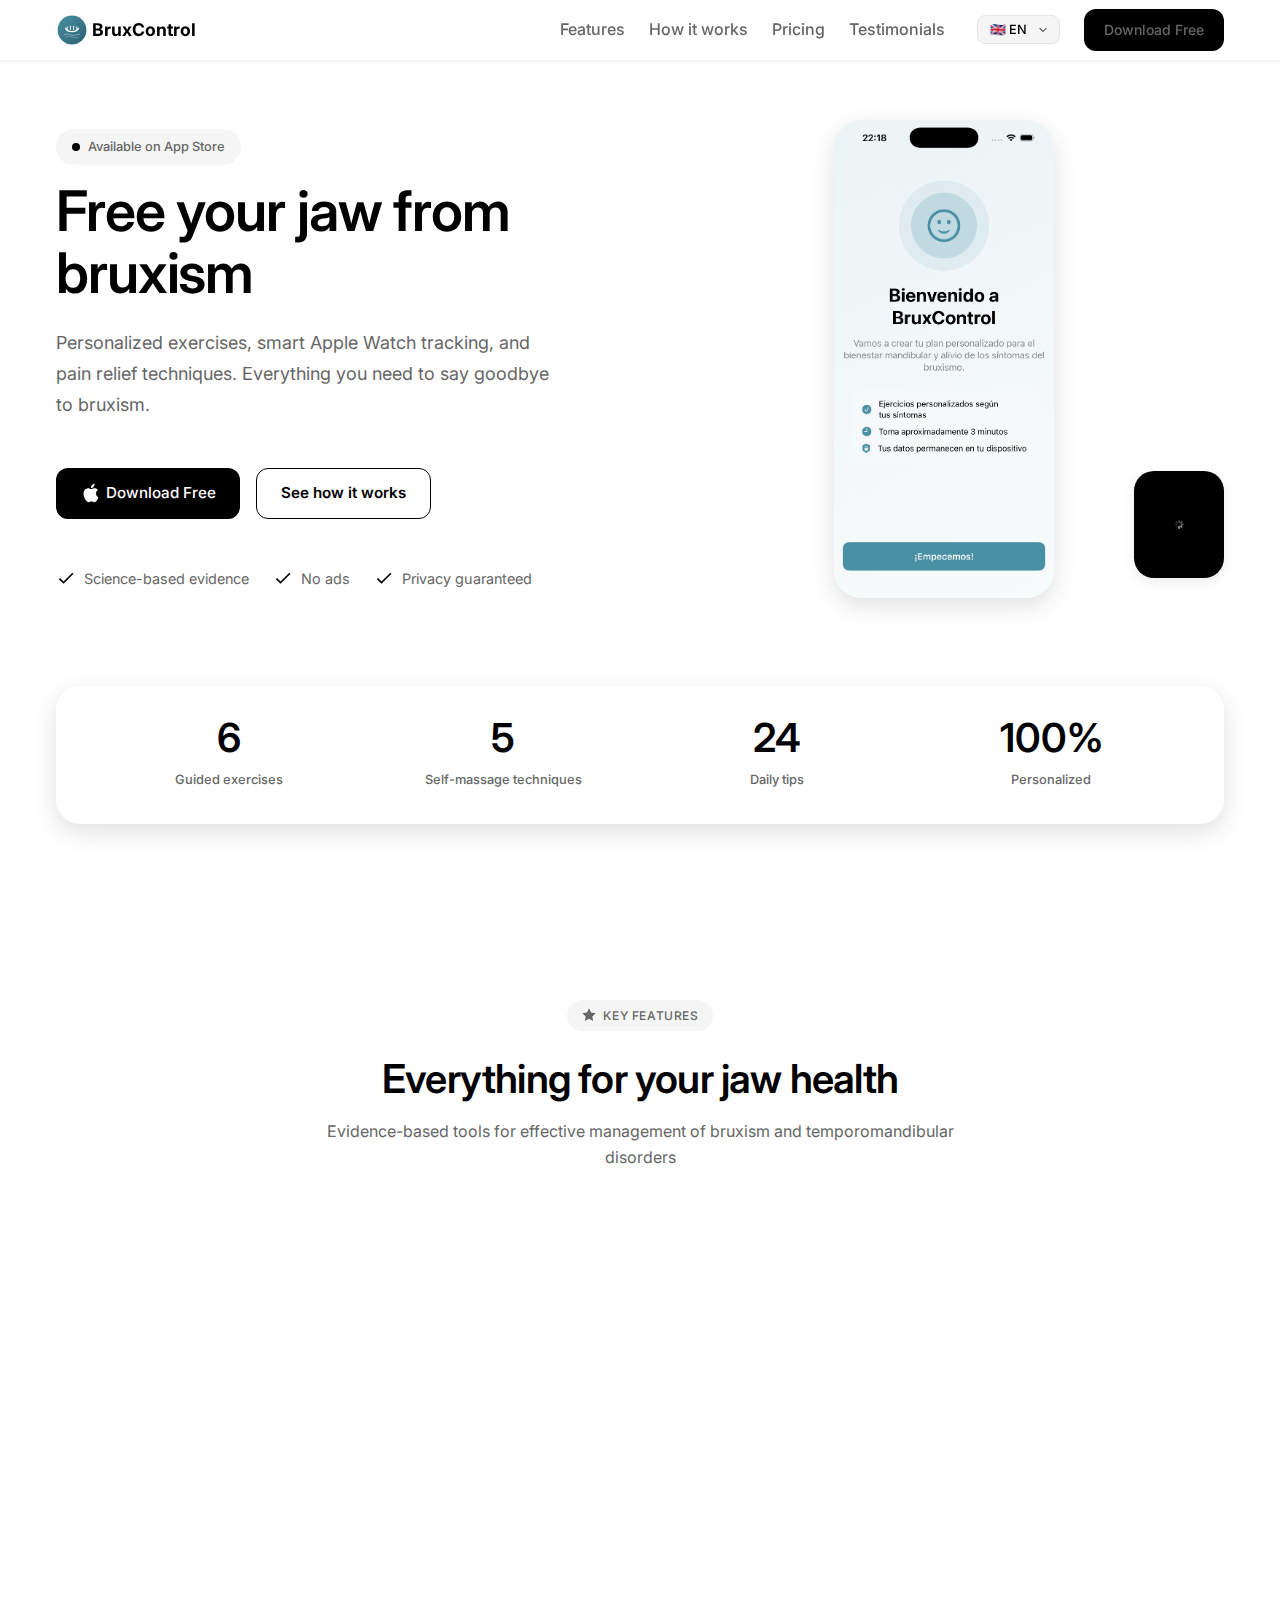
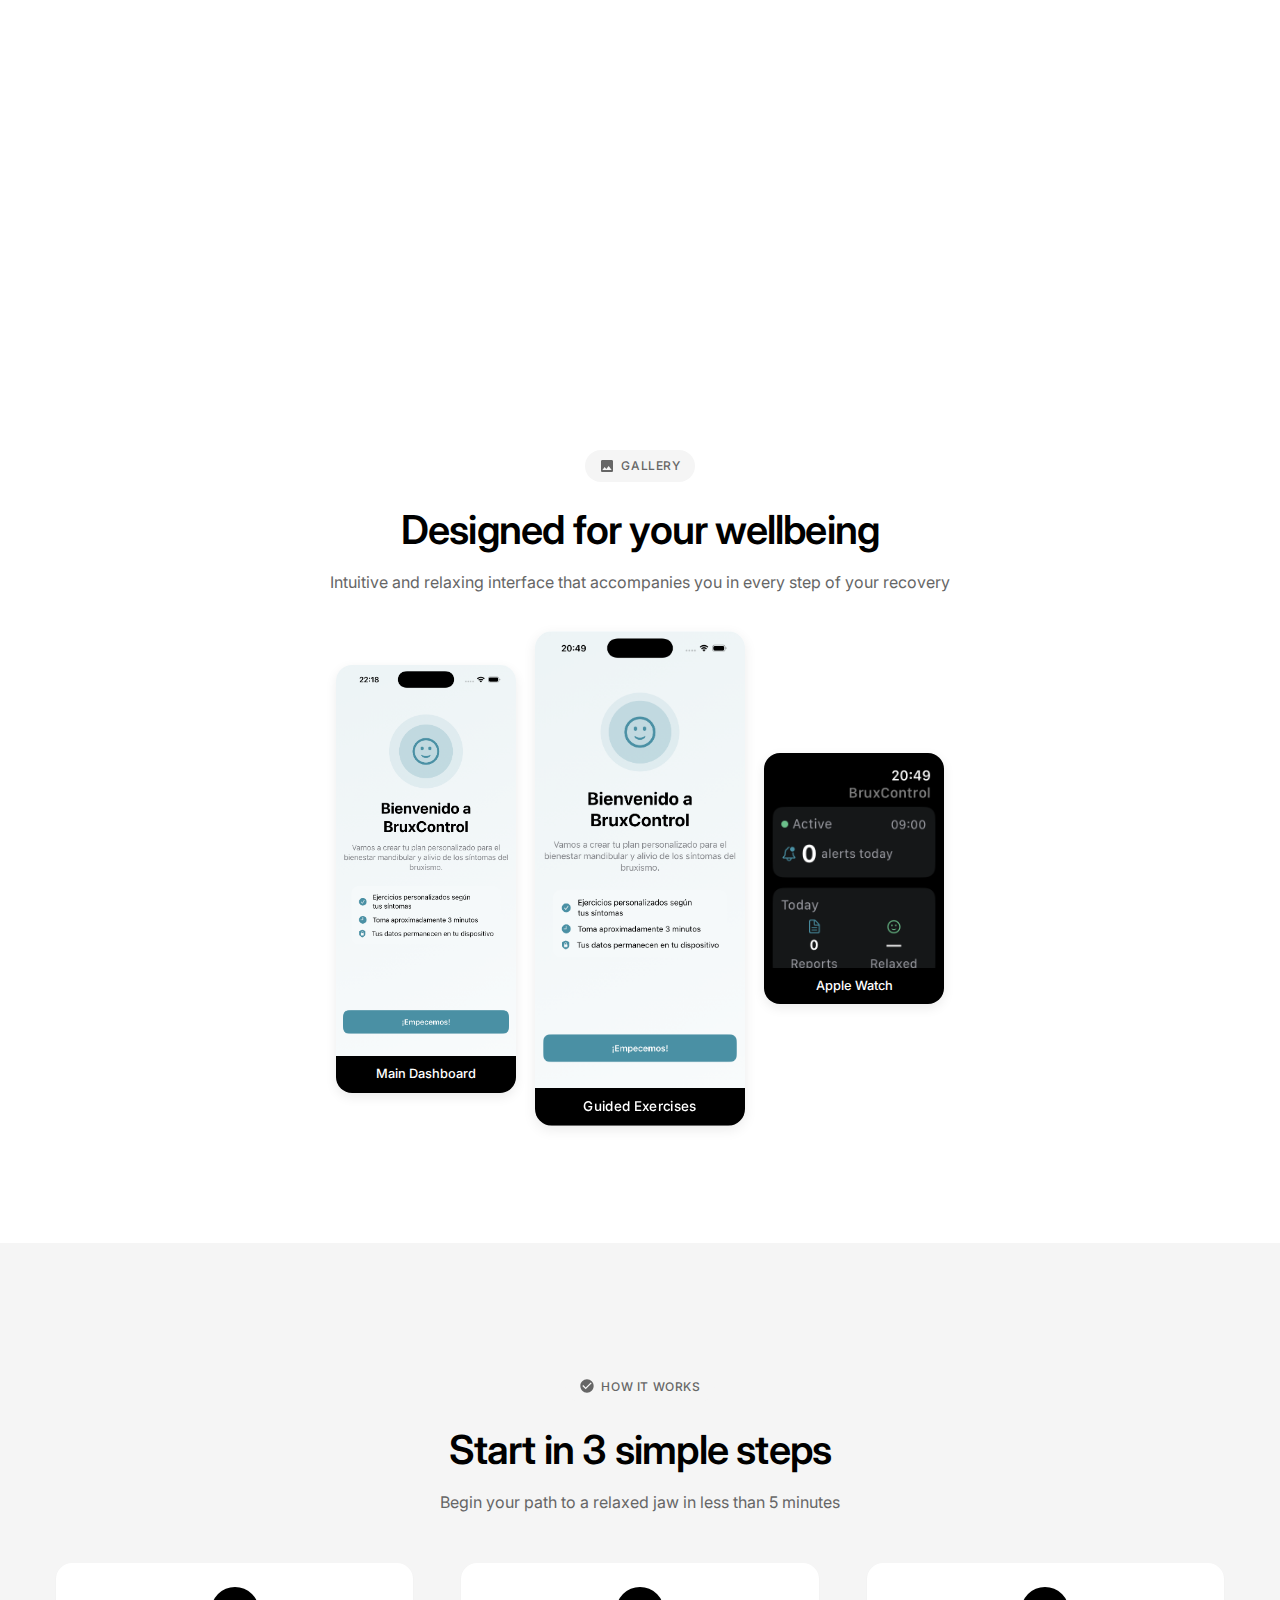
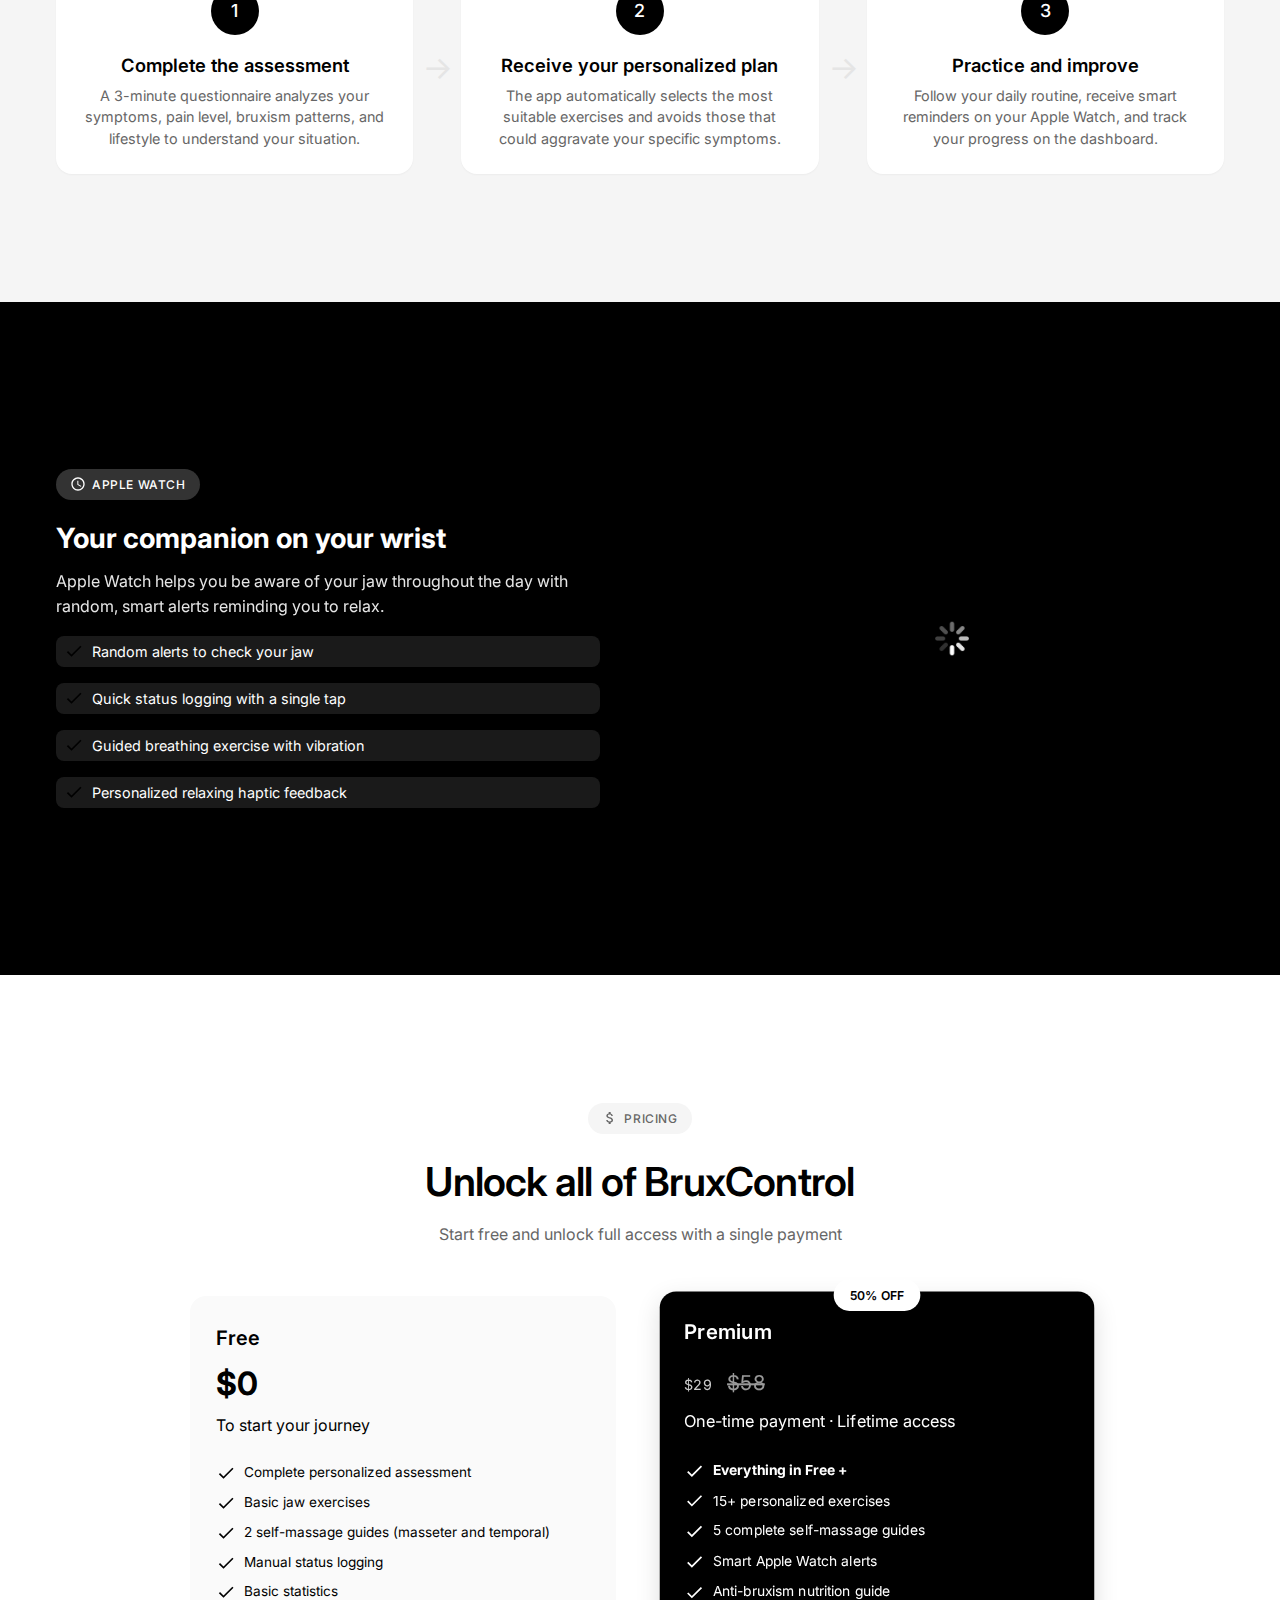
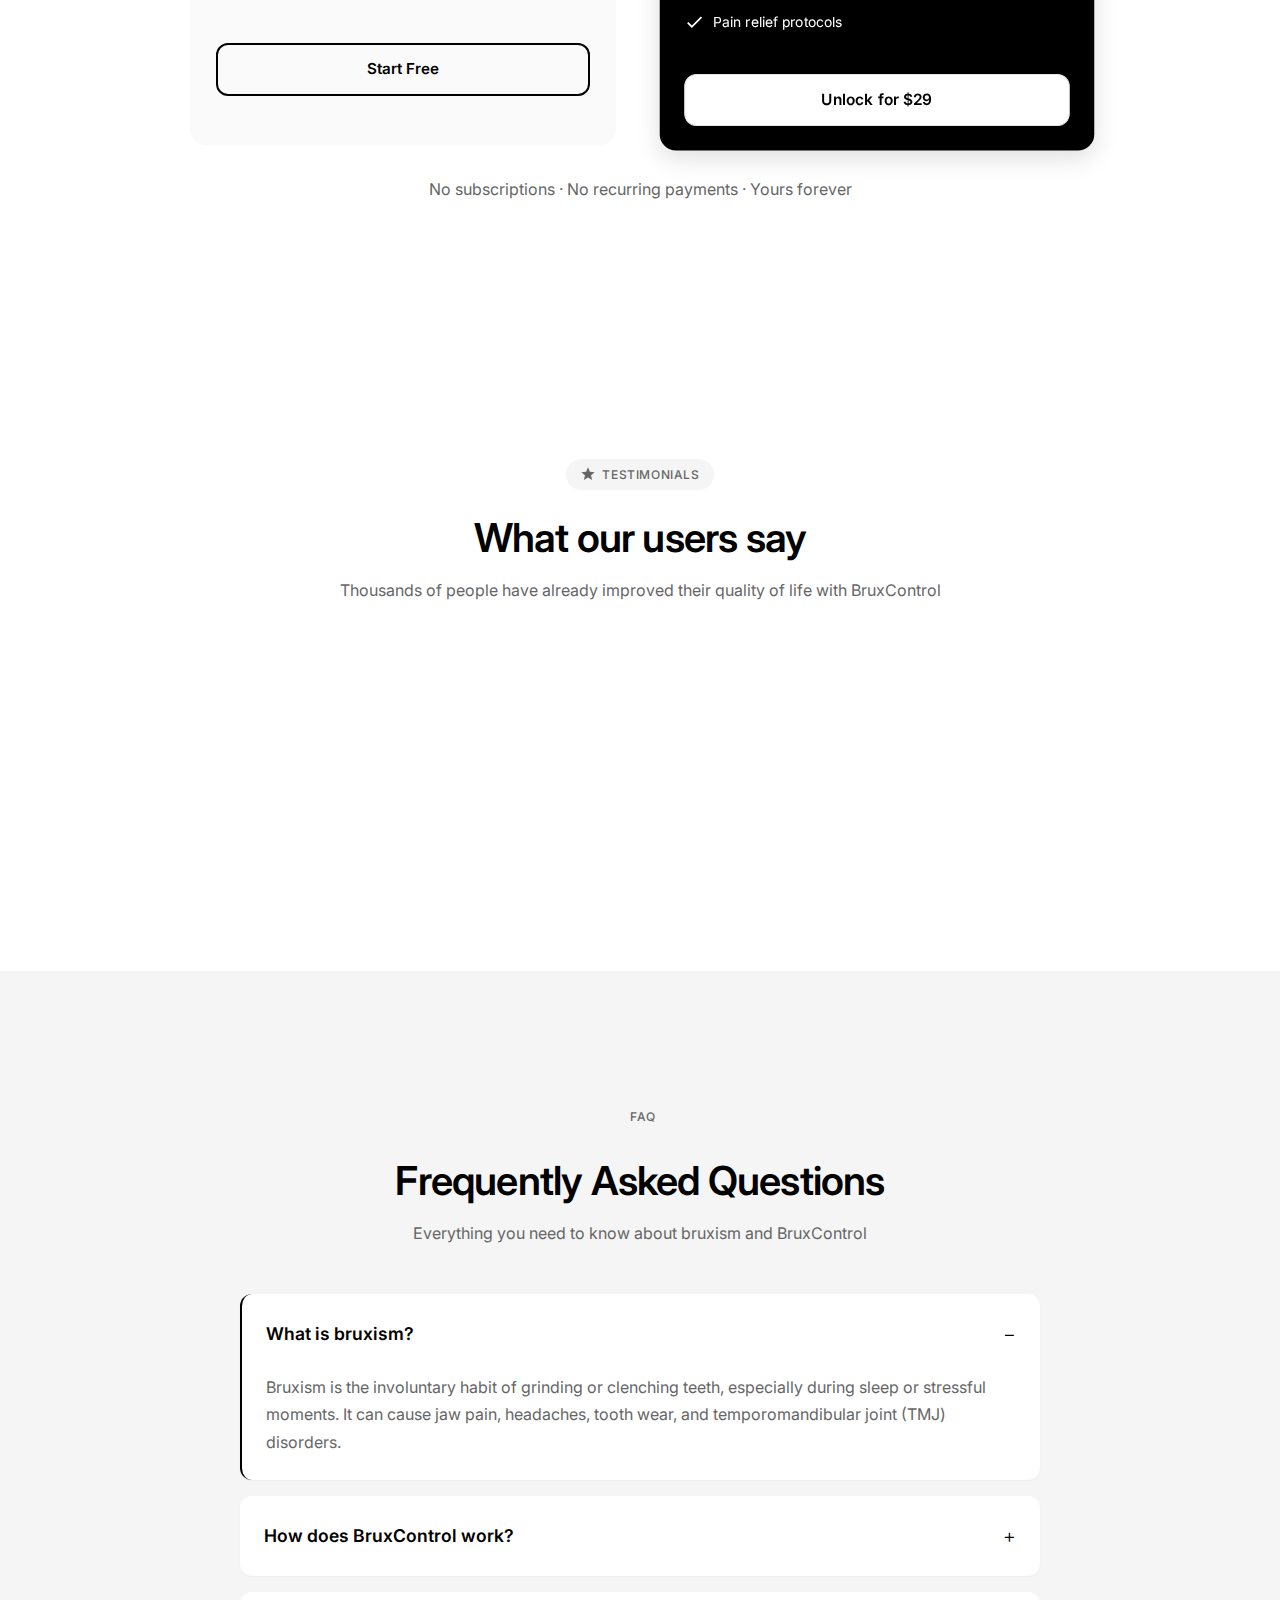
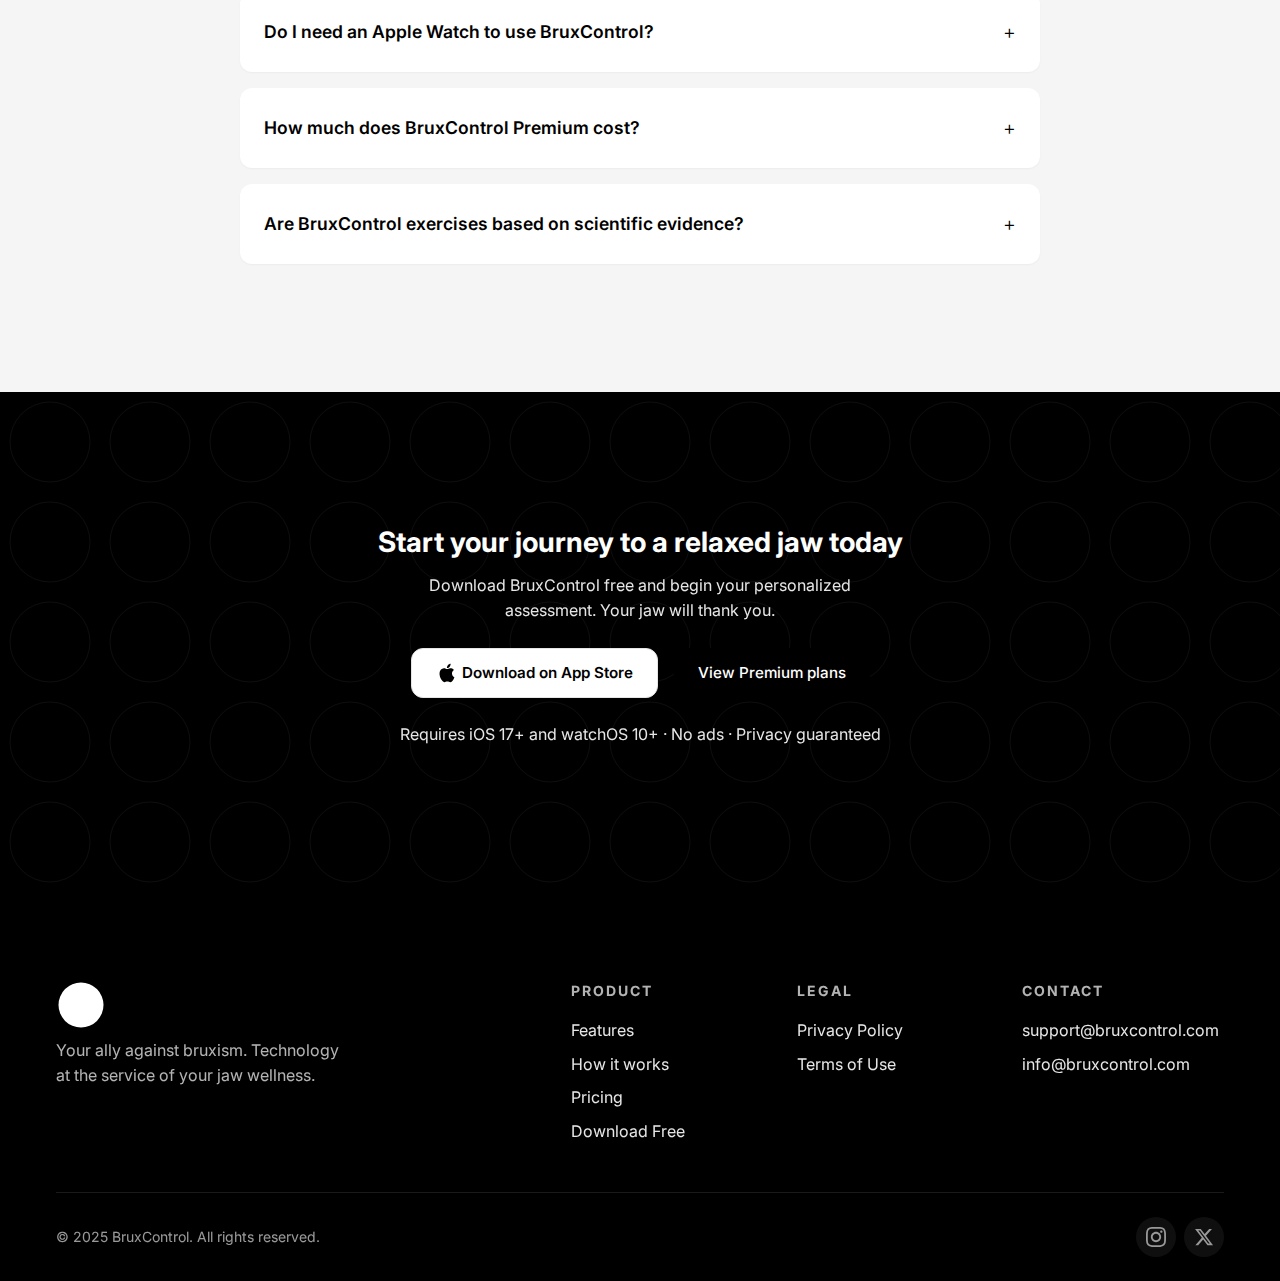
<file: index.html>
<!DOCTYPE html>
<html lang="es">
<head>
    <meta charset="UTF-8">
    <meta name="viewport" content="width=device-width, initial-scale=1.0">
    <meta name="description" content="BruxControl - Tu aliado contra el bruxismo. Ejercicios personalizados, seguimiento inteligente con Apple Watch y técnicas de alivio del dolor.">
    <meta name="keywords" content="bruxismo, ATM, TMJ, mandíbula, ejercicios, Apple Watch, iOS, salud dental">
    <meta name="author" content="BruxControl">

    <!-- Open Graph -->
    <meta property="og:title" content="BruxControl - Controla tu bruxismo de forma natural">
    <meta property="og:description" content="Ejercicios personalizados, seguimiento con Apple Watch y técnicas de alivio. Tu mandíbula te lo agradecerá.">
    <meta property="og:image" content="images/og-image.png">
    <meta property="og:url" content="https://bruxcontrol.com">
    <meta property="og:type" content="website">

    <!-- Twitter Card -->
    <meta name="twitter:card" content="summary_large_image">
    <meta name="twitter:title" content="BruxControl - Controla tu bruxismo">
    <meta name="twitter:description" content="Ejercicios personalizados y seguimiento inteligente con Apple Watch">
    <meta name="twitter:image" content="https://bruxcontrol.com/images/og-image.png">

    <!-- Additional Meta -->
    <meta property="og:site_name" content="BruxControl">
    <meta property="og:locale" content="en_US">
    <meta property="og:locale:alternate" content="es_ES">
    <meta property="og:locale:alternate" content="fr_FR">
    <meta property="og:locale:alternate" content="de_DE">
    <meta property="og:locale:alternate" content="it_IT">
    <meta property="og:locale:alternate" content="pt_BR">
    <meta property="og:locale:alternate" content="ja_JP">
    <meta name="robots" content="index, follow, max-image-preview:large, max-snippet:-1, max-video-preview:-1">

    <!-- Canonical & Hreflang -->
    <link rel="canonical" href="https://bruxcontrol.com/">
    <link rel="alternate" hreflang="x-default" href="https://bruxcontrol.com/">
    <link rel="alternate" hreflang="es" href="https://bruxcontrol.com/?lang=es">
    <link rel="alternate" hreflang="en" href="https://bruxcontrol.com/?lang=en">
    <link rel="alternate" hreflang="fr" href="https://bruxcontrol.com/?lang=fr">
    <link rel="alternate" hreflang="de" href="https://bruxcontrol.com/?lang=de">
    <link rel="alternate" hreflang="it" href="https://bruxcontrol.com/?lang=it">
    <link rel="alternate" hreflang="pt" href="https://bruxcontrol.com/?lang=pt">
    <link rel="alternate" hreflang="ja" href="https://bruxcontrol.com/?lang=ja">

    <title>BruxControl - Controla tu bruxismo de forma natural</title>

    <!-- Preload Critical Resources -->
    <link rel="preload" href="css/styles.css?v=20260131-minimal" as="style">
    <link rel="preload" href="images/app-screenshot.png" as="image">
    <link rel="preload" href="images/logo.svg" as="image">

    <link rel="stylesheet" href="css/styles.css?v=20260131-minimal">
    <link rel="icon" type="image/png" href="images/favicon.png">

    <!-- Google Fonts - Optimized Loading -->
    <link rel="preconnect" href="https://fonts.googleapis.com">
    <link rel="preconnect" href="https://fonts.gstatic.com" crossorigin>
    <link rel="preload" href="https://fonts.googleapis.com/css2?family=Inter:wght@400;500;600;700;800&display=swap" as="style" onload="this.onload=null;this.rel='stylesheet'">
    <noscript><link rel="stylesheet" href="https://fonts.googleapis.com/css2?family=Inter:wght@400;500;600;700;800&display=swap"></noscript>

    <!-- Schema.org Structured Data -->
    <script type="application/ld+json">
    {
      "@context": "https://schema.org",
      "@graph": [
        {
          "@type": "WebSite",
          "@id": "https://bruxcontrol.com/#website",
          "url": "https://bruxcontrol.com",
          "name": "BruxControl",
          "description": "iOS and watchOS app for bruxism management with personalized exercises, Apple Watch tracking, and pain relief techniques",
          "inLanguage": ["en", "es", "fr", "de", "it", "pt", "ja"],
          "publisher": {"@id": "https://bruxcontrol.com/#organization"}
        },
        {
          "@type": "Organization",
          "@id": "https://bruxcontrol.com/#organization",
          "name": "BruxControl",
          "url": "https://bruxcontrol.com",
          "logo": {
            "@type": "ImageObject",
            "url": "https://bruxcontrol.com/images/logo.svg"
          },
          "email": "support@bruxcontrol.com"
        },
        {
          "@type": "SoftwareApplication",
          "@id": "https://bruxcontrol.com/#app",
          "name": "BruxControl",
          "description": "iOS and watchOS app for bruxism and TMJ/TMD management with personalized jaw exercises, self-massage guides, Apple Watch integration, and pain relief protocols",
          "applicationCategory": "HealthApplication",
          "operatingSystem": "iOS 17+, watchOS 10+",
          "offers": [
            {
              "@type": "Offer",
              "price": "0",
              "priceCurrency": "EUR",
              "name": "Free",
              "description": "Personalized assessment, basic exercises, 2 self-massage guides"
            },
            {
              "@type": "Offer",
              "price": "29.99",
              "priceCurrency": "EUR",
              "name": "Premium",
              "description": "Lifetime access: 6 exercises, 5 massage guides, Apple Watch alerts, nutrition guide"
            }
          ],
          "featureList": [
            "Personalized bruxism assessment",
            "6 guided jaw exercises",
            "Apple Watch integration with smart alerts",
            "5 self-massage techniques",
            "Anti-bruxism nutrition guide",
            "Pain relief protocols",
            "4-7-8 guided breathing",
            "Progress tracking dashboard"
          ]
        },
        {
          "@type": "FAQPage",
          "@id": "https://bruxcontrol.com/#faq",
          "mainEntity": [
            {
              "@type": "Question",
              "name": "What is bruxism?",
              "acceptedAnswer": {
                "@type": "Answer",
                "text": "Bruxism is the involuntary habit of grinding or clenching teeth, especially during sleep or stressful moments. It can cause jaw pain, headaches, tooth wear, and temporomandibular joint (TMJ) disorders."
              }
            },
            {
              "@type": "Question",
              "name": "How does BruxControl work?",
              "acceptedAnswer": {
                "@type": "Answer",
                "text": "BruxControl uses a 3-minute questionnaire to assess your symptoms and create a personalized plan. The app includes guided exercises, self-massage techniques, and Apple Watch sends random alerts to remind you to relax your jaw throughout the day."
              }
            },
            {
              "@type": "Question",
              "name": "Do I need an Apple Watch to use BruxControl?",
              "acceptedAnswer": {
                "@type": "Answer",
                "text": "No, Apple Watch is optional. The app works completely on iPhone with all exercises, tracking, and guides. Apple Watch adds smart alerts and quick status logging for jaw awareness."
              }
            },
            {
              "@type": "Question",
              "name": "How much does BruxControl Premium cost?",
              "acceptedAnswer": {
                "@type": "Answer",
                "text": "BruxControl Premium costs 29.99 euros as a one-time payment with lifetime access. There are no subscriptions or recurring payments. The free version includes complete assessment, basic exercises, and 2 self-massage guides."
              }
            },
            {
              "@type": "Question",
              "name": "Are BruxControl exercises based on scientific evidence?",
              "acceptedAnswer": {
                "@type": "Answer",
                "text": "Yes, all exercises and techniques in BruxControl are based on scientific evidence and recommended protocols for managing temporomandibular disorders (TMD) and bruxism."
              }
            }
          ]
        }
      ]
    }
    </script>
</head>
<body>
    <!-- Navigation -->
    <nav class="navbar">
        <div class="container">
            <a href="#" class="logo">
                <img src="images/logo.svg" alt="BruxControl" class="logo-img">
                <span>BruxControl</span>
            </a>
            <ul class="nav-links">
                <li><a href="#features" data-i18n="nav.features">Funciones</a></li>
                <li><a href="#how-it-works" data-i18n="nav.how_it_works">Cómo funciona</a></li>
                <li><a href="#pricing" data-i18n="nav.pricing">Precios</a></li>
                <li><a href="#testimonials" data-i18n="nav.testimonials">Testimonios</a></li>
                <li>
                    <div class="lang-switcher-wrapper">
                        <select id="lang-switcher" class="lang-switcher" aria-label="Select language">
                            <option value="es">🇪🇸 ES</option>
                            <option value="en">🇬🇧 EN</option>
                            <option value="fr">🇫🇷 FR</option>
                            <option value="de">🇩🇪 DE</option>
                            <option value="it">🇮🇹 IT</option>
                            <option value="pt">🇧🇷 PT</option>
                            <option value="ja">🇯🇵 JA</option>
                        </select>
                    </div>
                </li>
                <li><a href="https://apps.apple.com/us/app/bruxcontrol/id6758412940" class="btn btn-coral btn-sm" data-i18n="nav.download_free">Descargar</a></li>
            </ul>
            <button class="mobile-menu-btn" aria-label="Menú" data-i18n-aria="nav.menu">
                <span></span>
                <span></span>
                <span></span>
            </button>
        </div>
    </nav>

    <!-- Main Content -->
    <main id="main-content">

    <!-- Hero Section -->
    <section class="hero" aria-labelledby="hero-title">
        <div class="hero-decoration hero-decoration-1"></div>
        <div class="hero-decoration hero-decoration-2"></div>
        <div class="container">
            <div class="hero-content">
                <div class="hero-badge">
                    <span class="badge-dot"></span>
                    <span data-i18n="hero.badge">Disponible en App Store</span>
                </div>
                <h1 id="hero-title"><span data-i18n="hero.title">Libera tu mandíbula del</span> <span class="highlight" data-i18n="hero.title_highlight">bruxismo</span></h1>
                <p class="hero-subtitle" data-i18n="hero.subtitle">Ejercicios personalizados, seguimiento inteligente con Apple Watch y técnicas de alivio del dolor. Todo lo que necesitas para decir adiós al bruxismo.</p>
                <div class="hero-cta">
                    <a href="https://apps.apple.com/us/app/bruxcontrol/id6758412940" class="btn btn-coral btn-lg">
                        <svg class="icon" viewBox="0 0 24 24" fill="currentColor">
                            <path d="M18.71 19.5c-.83 1.24-1.71 2.45-3.05 2.47-1.34.03-1.77-.79-3.29-.79-1.53 0-2 .77-3.27.82-1.31.05-2.3-1.32-3.14-2.53C4.25 17 2.94 12.45 4.7 9.39c.87-1.52 2.43-2.48 4.12-2.51 1.28-.02 2.5.87 3.29.87.78 0 2.26-1.07 3.81-.91.65.03 2.47.26 3.64 1.98-.09.06-2.17 1.28-2.15 3.81.03 3.02 2.65 4.03 2.68 4.04-.03.07-.42 1.44-1.38 2.83M13 3.5c.73-.83 1.94-1.46 2.94-1.5.13 1.17-.34 2.35-1.04 3.19-.69.85-1.83 1.51-2.95 1.42-.15-1.15.41-2.35 1.05-3.11z"/>
                        </svg>
                        <span data-i18n="hero.cta_download">Descargar Gratis</span>
                    </a>
                    <a href="#how-it-works" class="btn btn-outline-light btn-lg" data-i18n="hero.cta_how">Ver cómo funciona</a>
                </div>
                <div class="hero-trust">
                    <div class="trust-item">
                        <svg viewBox="0 0 24 24" fill="currentColor"><path d="M9 16.17L4.83 12l-1.42 1.41L9 19 21 7l-1.41-1.41z"/></svg>
                        <span data-i18n="hero.trust_science">Basado en evidencia científica</span>
                    </div>
                    <div class="trust-item">
                        <svg viewBox="0 0 24 24" fill="currentColor"><path d="M9 16.17L4.83 12l-1.42 1.41L9 19 21 7l-1.41-1.41z"/></svg>
                        <span data-i18n="hero.trust_no_ads">Sin anuncios</span>
                    </div>
                    <div class="trust-item">
                        <svg viewBox="0 0 24 24" fill="currentColor"><path d="M9 16.17L4.83 12l-1.42 1.41L9 19 21 7l-1.41-1.41z"/></svg>
                        <span data-i18n="hero.trust_privacy">Privacidad garantizada</span>
                    </div>
                </div>
            </div>
            <div class="hero-image">
                <div class="phone-mockup">
                    <img src="images/app-screenshot.png" alt="BruxControl App - Dashboard" data-i18n-alt="hero.alt_app">
                </div>
                <div class="watch-mockup">
                    <img src="images/watch-screenshot.png" alt="BruxControl en Apple Watch" data-i18n-alt="hero.alt_watch">
                </div>
            </div>
        </div>
        <div class="hero-wave">
            <svg viewBox="0 0 1440 120" fill="none" xmlns="http://www.w3.org/2000/svg">
                <path d="M0 120L60 105C120 90 240 60 360 45C480 30 600 30 720 37.5C840 45 960 60 1080 67.5C1200 75 1320 75 1380 75L1440 75V120H1380C1320 120 1200 120 1080 120C960 120 840 120 720 120C600 120 480 120 360 120C240 120 120 120 60 120H0Z" fill="white"/>
            </svg>
        </div>
    </section>

    <!-- Stats Bar -->
    <section class="stats-bar">
        <div class="container">
            <div class="stats-container">
                <div class="stat-item">
                    <span class="stat-number" data-target="6">6</span>
                    <span class="stat-label" data-i18n="stats.exercises">Ejercicios guiados</span>
                </div>
                <div class="stat-item">
                    <span class="stat-number" data-target="5">5</span>
                    <span class="stat-label" data-i18n="stats.massage">Técnicas de automasaje</span>
                </div>
                <div class="stat-item">
                    <span class="stat-number" data-target="24">24</span>
                    <span class="stat-label" data-i18n="stats.tips">Tips diarios</span>
                </div>
                <div class="stat-item">
                    <span class="stat-number" data-target="100">100%</span>
                    <span class="stat-label" data-i18n="stats.personalized">Personalizado</span>
                </div>
            </div>
        </div>
    </section>

    <!-- Features Section -->
    <section id="features" class="features" aria-labelledby="features-title">
        <div class="container">
            <div class="section-header">
                <span class="section-badge">
                    <svg width="16" height="16" viewBox="0 0 24 24" fill="currentColor"><path d="M12 2l3.09 6.26L22 9.27l-5 4.87 1.18 6.88L12 17.77l-6.18 3.25L7 14.14 2 9.27l6.91-1.01L12 2z"/></svg>
                    <span data-i18n="features.badge">Funciones principales</span>
                </span>
                <h2 id="features-title" data-i18n="features.title">Todo para tu salud mandibular</h2>
                <p data-i18n="features.subtitle">Herramientas basadas en evidencia científica para el manejo efectivo del bruxismo y trastornos temporomandibulares</p>
            </div>
            <div class="features-grid">
                <div class="feature-card">
                    <div class="feature-icon">
                        <svg viewBox="0 0 24 24" fill="none" stroke="currentColor" stroke-width="2">
                            <path d="M9 12l2 2 4-4m6 2a9 9 0 11-18 0 9 9 0 0118 0z"/>
                        </svg>
                    </div>
                    <h3 data-i18n="features.assessment_title">Evaluación Personalizada</h3>
                    <p data-i18n="features.assessment_desc">Cuestionario inteligente que analiza tus síntomas, nivel de dolor y hábitos para crear un plan único adaptado a ti.</p>
                </div>
                <div class="feature-card">
                    <div class="feature-icon">
                        <svg viewBox="0 0 24 24" fill="none" stroke="currentColor" stroke-width="2">
                            <path d="M13 10V3L4 14h7v7l9-11h-7z"/>
                        </svg>
                    </div>
                    <h3 data-i18n="features.exercises_title">Ejercicios Guiados</h3>
                    <p data-i18n="features.exercises_desc">Respiración 4-7-8, ejercicio del pez dorado, estiramientos de cuello y técnicas de relajación progresiva con audio y vibración.</p>
                </div>
                <div class="feature-card">
                    <div class="feature-icon">
                        <svg viewBox="0 0 24 24" fill="none" stroke="currentColor" stroke-width="2">
                            <rect x="3" y="4" width="18" height="18" rx="2" ry="2"/>
                            <line x1="16" y1="2" x2="16" y2="6"/>
                            <line x1="8" y1="2" x2="8" y2="6"/>
                            <line x1="3" y1="10" x2="21" y2="10"/>
                        </svg>
                    </div>
                    <h3 data-i18n="features.tracking_title">Seguimiento Inteligente</h3>
                    <p data-i18n="features.tracking_desc">Dashboard con estadísticas de tu progreso, gráficos de tensión mandibular y registro diario de episodios.</p>
                </div>
                <div class="feature-card">
                    <div class="feature-icon">
                        <svg viewBox="0 0 24 24" fill="none" stroke="currentColor" stroke-width="2">
                            <path d="M20.84 4.61a5.5 5.5 0 0 0-7.78 0L12 5.67l-1.06-1.06a5.5 5.5 0 0 0-7.78 7.78l1.06 1.06L12 21.23l7.78-7.78 1.06-1.06a5.5 5.5 0 0 0 0-7.78z"/>
                        </svg>
                    </div>
                    <h3 data-i18n="features.massage_title">Automasaje Guiado</h3>
                    <p data-i18n="features.massage_desc">Técnicas visuales para masetero, temporal, cuello y suboccipital con imágenes detalladas paso a paso.</p>
                </div>
                <div class="feature-card">
                    <div class="feature-icon">
                        <svg viewBox="0 0 24 24" fill="none" stroke="currentColor" stroke-width="2">
                            <path d="M18 8h1a4 4 0 0 1 0 8h-1"/>
                            <path d="M2 8h16v9a4 4 0 0 1-4 4H6a4 4 0 0 1-4-4V8z"/>
                            <line x1="6" y1="1" x2="6" y2="4"/>
                            <line x1="10" y1="1" x2="10" y2="4"/>
                            <line x1="14" y1="1" x2="14" y2="4"/>
                        </svg>
                    </div>
                    <h3 data-i18n="features.nutrition_title">Guía de Nutrición</h3>
                    <p data-i18n="features.nutrition_desc">Alimentos recomendados y a evitar, suplementos útiles como magnesio y protocolo especial para días de dolor intenso.</p>
                </div>
                <div class="feature-card">
                    <div class="feature-icon">
                        <svg viewBox="0 0 24 24" fill="none" stroke="currentColor" stroke-width="2">
                            <path d="M22 12h-4l-3 9L9 3l-3 9H2"/>
                        </svg>
                    </div>
                    <h3 data-i18n="features.relief_title">Protocolo de Alivio</h3>
                    <p data-i18n="features.relief_desc">Técnicas de emergencia: posición N de reposo, terapia de calor/frío y respiración de alivio inmediato.</p>
                </div>
            </div>
        </div>
    </section>

    <!-- Screenshots Gallery -->
    <section class="screenshots">
        <div class="container">
            <div class="section-header">
                <span class="section-badge">
                    <svg width="16" height="16" viewBox="0 0 24 24" fill="currentColor"><path d="M21 19V5c0-1.1-.9-2-2-2H5c-1.1 0-2 .9-2 2v14c0 1.1.9 2 2 2h14c1.1 0 2-.9 2-2zM8.5 13.5l2.5 3.01L14.5 12l4.5 6H5l3.5-4.5z"/></svg>
                    <span data-i18n="screenshots.badge">Galería</span>
                </span>
                <h2 data-i18n="screenshots.title">Diseñada para tu bienestar</h2>
                <p data-i18n="screenshots.subtitle">Interfaz intuitiva y relajante que te acompaña en cada paso de tu recuperación</p>
            </div>
            <div class="screenshots-showcase">
                <div class="screenshot-item">
                    <img src="images/app-screenshot.png" alt="Dashboard de BruxControl" loading="lazy">
                    <div class="screenshot-label" data-i18n="screenshots.label_dashboard">Dashboard Principal</div>
                </div>
                <div class="screenshot-item">
                    <img src="images/dashboard.png" alt="Ejercicios personalizados" loading="lazy">
                    <div class="screenshot-label" data-i18n="screenshots.label_exercises">Ejercicios Guiados</div>
                </div>
                <div class="screenshot-item">
                    <img src="images/watch-main.png" alt="Apple Watch App" loading="lazy">
                    <div class="screenshot-label" data-i18n="screenshots.label_watch">Apple Watch</div>
                </div>
            </div>
        </div>
    </section>

    <!-- How it Works -->
    <section id="how-it-works" class="how-it-works" aria-labelledby="how-it-works-title">
        <div class="container">
            <div class="section-header">
                <span class="section-badge">
                    <svg width="16" height="16" viewBox="0 0 24 24" fill="currentColor"><path d="M12 2C6.48 2 2 6.48 2 12s4.48 10 10 10 10-4.48 10-10S17.52 2 12 2zm-2 15l-5-5 1.41-1.41L10 14.17l7.59-7.59L19 8l-9 9z"/></svg>
                    <span data-i18n="how_it_works.badge">Cómo funciona</span>
                </span>
                <h2 id="how-it-works-title" data-i18n="how_it_works.title">Empieza en 3 simples pasos</h2>
                <p data-i18n="how_it_works.subtitle">Comienza tu camino hacia una mandíbula relajada en menos de 5 minutos</p>
            </div>
            <div class="steps-container">
                <div class="step-card">
                    <div class="step-number">1</div>
                    <h3 data-i18n="how_it_works.step1_title">Completa la evaluación</h3>
                    <p data-i18n="how_it_works.step1_desc">Un cuestionario de 3 minutos analiza tus síntomas, nivel de dolor, patrones de bruxismo y estilo de vida para entender tu situación.</p>
                    <span class="step-arrow">→</span>
                </div>
                <div class="step-card">
                    <div class="step-number">2</div>
                    <h3 data-i18n="how_it_works.step2_title">Recibe tu plan personalizado</h3>
                    <p data-i18n="how_it_works.step2_desc">La app selecciona automáticamente los ejercicios más adecuados y evita los que podrían agravar tus síntomas específicos.</p>
                    <span class="step-arrow">→</span>
                </div>
                <div class="step-card">
                    <div class="step-number">3</div>
                    <h3 data-i18n="how_it_works.step3_title">Practica y mejora</h3>
                    <p data-i18n="how_it_works.step3_desc">Sigue tu rutina diaria, recibe recordatorios inteligentes en tu Apple Watch y observa tu progreso en el dashboard.</p>
                </div>
            </div>
        </div>
    </section>

    <!-- Watch Feature -->
    <section class="watch-feature">
        <div class="container">
            <div class="watch-content">
                <span class="section-badge" style="background: rgba(255,255,255,0.2); color: white;">
                    <svg width="16" height="16" viewBox="0 0 24 24" fill="currentColor"><path d="M12 2C6.5 2 2 6.5 2 12s4.5 10 10 10 10-4.5 10-10S17.5 2 12 2zm0 18c-4.41 0-8-3.59-8-8s3.59-8 8-8 8 3.59 8 8-3.59 8-8 8zm.5-13H11v6l5.25 3.15.75-1.23-4.5-2.67z"/></svg>
                    <span data-i18n="watch.badge">Apple Watch</span>
                </span>
                <h2 data-i18n="watch.title">Tu compañero en la muñeca</h2>
                <p data-i18n="watch.subtitle">El Apple Watch te ayuda a ser consciente de tu mandíbula durante todo el día con alertas aleatorias e inteligentes que te recuerdan relajar.</p>
                <ul class="watch-features-list">
                    <li>
                        <svg viewBox="0 0 24 24" fill="currentColor"><path d="M9 16.17L4.83 12l-1.42 1.41L9 19 21 7l-1.41-1.41z"/></svg>
                        <span data-i18n="watch.feature1">Alertas aleatorias para revisar tu mandíbula</span>
                    </li>
                    <li>
                        <svg viewBox="0 0 24 24" fill="currentColor"><path d="M9 16.17L4.83 12l-1.42 1.41L9 19 21 7l-1.41-1.41z"/></svg>
                        <span data-i18n="watch.feature2">Registro rápido del estado con un solo toque</span>
                    </li>
                    <li>
                        <svg viewBox="0 0 24 24" fill="currentColor"><path d="M9 16.17L4.83 12l-1.42 1.41L9 19 21 7l-1.41-1.41z"/></svg>
                        <span data-i18n="watch.feature3">Ejercicio de respiración guiado con vibración</span>
                    </li>
                    <li>
                        <svg viewBox="0 0 24 24" fill="currentColor"><path d="M9 16.17L4.83 12l-1.42 1.41L9 19 21 7l-1.41-1.41z"/></svg>
                        <span data-i18n="watch.feature4">Feedback háptico relajante personalizado</span>
                    </li>
                </ul>
            </div>
            <div class="watch-image">
                <img src="images/watch-hero.png" alt="Apple Watch con BruxControl mostrando estado de mandíbula" data-i18n-alt="watch.alt_watch" loading="lazy">
            </div>
        </div>
    </section>

    <!-- Pricing Section -->
    <section id="pricing" class="pricing" aria-labelledby="pricing-title">
        <div class="container">
            <div class="section-header">
                <span class="section-badge">
                    <svg width="16" height="16" viewBox="0 0 24 24" fill="currentColor"><path d="M11.8 10.9c-2.27-.59-3-1.2-3-2.15 0-1.09 1.01-1.85 2.7-1.85 1.78 0 2.44.85 2.5 2.1h2.21c-.07-1.72-1.12-3.3-3.21-3.81V3h-3v2.16c-1.94.42-3.5 1.68-3.5 3.61 0 2.31 1.91 3.46 4.7 4.13 2.5.6 3 1.48 3 2.41 0 .69-.49 1.79-2.7 1.79-2.06 0-2.87-.92-2.98-2.1h-2.2c.12 2.19 1.76 3.42 3.68 3.83V21h3v-2.15c1.95-.37 3.5-1.5 3.5-3.55 0-2.84-2.43-3.81-4.7-4.4z"/></svg>
                    <span data-i18n="pricing.badge">Precios</span>
                </span>
                <h2 id="pricing-title" data-i18n="pricing.title">Desbloquea todo BruxControl</h2>
                <p data-i18n="pricing.subtitle">Empieza gratis y desbloquea el acceso completo con un único pago</p>
            </div>
            <div class="pricing-grid">
                <div class="pricing-card free">
                    <h3 data-i18n="pricing.free_title">Gratis</h3>
                    <div class="price" data-i18n="pricing.free_price">0€</div>
                    <p data-i18n="pricing.free_subtitle">Para empezar tu camino</p>
                    <ul class="pricing-features">
                        <li>
                            <svg viewBox="0 0 24 24" fill="currentColor"><path d="M9 16.17L4.83 12l-1.42 1.41L9 19 21 7l-1.41-1.41z"/></svg>
                            <span data-i18n="pricing.free_feature1">Evaluación personalizada completa</span>
                        </li>
                        <li>
                            <svg viewBox="0 0 24 24" fill="currentColor"><path d="M9 16.17L4.83 12l-1.42 1.41L9 19 21 7l-1.41-1.41z"/></svg>
                            <span data-i18n="pricing.free_feature2">Ejercicios básicos de mandíbula</span>
                        </li>
                        <li>
                            <svg viewBox="0 0 24 24" fill="currentColor"><path d="M9 16.17L4.83 12l-1.42 1.41L9 19 21 7l-1.41-1.41z"/></svg>
                            <span data-i18n="pricing.free_feature3">2 guías de automasaje (masetero y temporal)</span>
                        </li>
                        <li>
                            <svg viewBox="0 0 24 24" fill="currentColor"><path d="M9 16.17L4.83 12l-1.42 1.41L9 19 21 7l-1.41-1.41z"/></svg>
                            <span data-i18n="pricing.free_feature4">Registro manual de estado</span>
                        </li>
                        <li>
                            <svg viewBox="0 0 24 24" fill="currentColor"><path d="M9 16.17L4.83 12l-1.42 1.41L9 19 21 7l-1.41-1.41z"/></svg>
                            <span data-i18n="pricing.free_feature5">Estadísticas básicas</span>
                        </li>
                    </ul>
                    <a href="#download" class="btn btn-secondary btn-lg" data-i18n="pricing.free_cta">Empezar Gratis</a>
                </div>
                <div class="pricing-card premium">
                    <span class="pricing-badge" data-i18n="pricing.premium_badge">50% DESCUENTO</span>
                    <h3 data-i18n="pricing.premium_title">Premium</h3>
                    <div class="price"><span data-i18n="pricing.premium_price">29,99€</span> <span class="price-original" data-i18n="pricing.premium_price_original">59,99€</span></div>
                    <p data-i18n="pricing.premium_subtitle">Pago único · Acceso de por vida</p>
                    <ul class="pricing-features">
                        <li>
                            <svg viewBox="0 0 24 24" fill="currentColor"><path d="M9 16.17L4.83 12l-1.42 1.41L9 19 21 7l-1.41-1.41z"/></svg>
                            <strong data-i18n="pricing.premium_feature0">Todo lo gratis +</strong>
                        </li>
                        <li>
                            <svg viewBox="0 0 24 24" fill="currentColor"><path d="M9 16.17L4.83 12l-1.42 1.41L9 19 21 7l-1.41-1.41z"/></svg>
                            <span data-i18n="pricing.premium_feature1">6 ejercicios guiados</span>
                        </li>
                        <li>
                            <svg viewBox="0 0 24 24" fill="currentColor"><path d="M9 16.17L4.83 12l-1.42 1.41L9 19 21 7l-1.41-1.41z"/></svg>
                            <span data-i18n="pricing.premium_feature2">5 guías de automasaje</span>
                        </li>
                        <li>
                            <svg viewBox="0 0 24 24" fill="currentColor"><path d="M9 16.17L4.83 12l-1.42 1.41L9 19 21 7l-1.41-1.41z"/></svg>
                            <span data-i18n="pricing.premium_feature3">Alertas inteligentes en Apple Watch</span>
                        </li>
                        <li>
                            <svg viewBox="0 0 24 24" fill="currentColor"><path d="M9 16.17L4.83 12l-1.42 1.41L9 19 21 7l-1.41-1.41z"/></svg>
                            <span data-i18n="pricing.premium_feature4">Guía de nutrición anti-bruxismo</span>
                        </li>
                        <li>
                            <svg viewBox="0 0 24 24" fill="currentColor"><path d="M9 16.17L4.83 12l-1.42 1.41L9 19 21 7l-1.41-1.41z"/></svg>
                            <span data-i18n="pricing.premium_feature5">Protocolos de alivio del dolor</span>
                        </li>
                    </ul>
                    <a href="https://apps.apple.com/us/app/bruxcontrol/id6758412940" class="btn btn-white btn-lg" data-i18n="pricing.premium_cta">Desbloquear por 29,99€</a>
                </div>
            </div>
            <p style="text-align: center; margin-top: 2rem; color: var(--text-secondary);" data-i18n="pricing.footer_note">
                Sin suscripciones · Sin pagos recurrentes · Tuyo para siempre
            </p>
        </div>
    </section>

    <!-- Testimonials -->
    <section id="testimonials" class="testimonials" aria-labelledby="testimonials-title">
        <div class="container">
            <div class="section-header">
                <span class="section-badge">
                    <svg width="16" height="16" viewBox="0 0 24 24" fill="currentColor"><path d="M12 17.27L18.18 21l-1.64-7.03L22 9.24l-7.19-.61L12 2 9.19 8.63 2 9.24l5.46 4.73L5.82 21z"/></svg>
                    <span data-i18n="testimonials.badge">Testimonios</span>
                </span>
                <h2 id="testimonials-title" data-i18n="testimonials.title">Lo que dicen nuestros usuarios</h2>
                <p data-i18n="testimonials.subtitle">Miles de personas ya han mejorado su calidad de vida con BruxControl</p>
            </div>
            <div class="testimonials-grid">
                <div class="testimonial-card">
                    <div class="testimonial-stars">
                        <svg viewBox="0 0 24 24"><path d="M12 17.27L18.18 21l-1.64-7.03L22 9.24l-7.19-.61L12 2 9.19 8.63 2 9.24l5.46 4.73L5.82 21z"/></svg>
                        <svg viewBox="0 0 24 24"><path d="M12 17.27L18.18 21l-1.64-7.03L22 9.24l-7.19-.61L12 2 9.19 8.63 2 9.24l5.46 4.73L5.82 21z"/></svg>
                        <svg viewBox="0 0 24 24"><path d="M12 17.27L18.18 21l-1.64-7.03L22 9.24l-7.19-.61L12 2 9.19 8.63 2 9.24l5.46 4.73L5.82 21z"/></svg>
                        <svg viewBox="0 0 24 24"><path d="M12 17.27L18.18 21l-1.64-7.03L22 9.24l-7.19-.61L12 2 9.19 8.63 2 9.24l5.46 4.73L5.82 21z"/></svg>
                        <svg viewBox="0 0 24 24"><path d="M12 17.27L18.18 21l-1.64-7.03L22 9.24l-7.19-.61L12 2 9.19 8.63 2 9.24l5.46 4.73L5.82 21z"/></svg>
                    </div>
                    <p data-i18n="testimonials.review1_text">"Después de años con dolor de mandíbula, esta app me ha ayudado a ser consciente de cuándo aprieto los dientes. Los ejercicios son fáciles de seguir y realmente funcionan."</p>
                    <div class="testimonial-author">
                        <div class="author-avatar">M</div>
                        <div class="author-info">
                            <span class="author-name" data-i18n="testimonials.review1_name">María G.</span>
                            <span class="author-title" data-i18n="testimonials.review1_title">Usuario desde hace 3 meses</span>
                        </div>
                    </div>
                </div>
                <div class="testimonial-card">
                    <div class="testimonial-stars">
                        <svg viewBox="0 0 24 24"><path d="M12 17.27L18.18 21l-1.64-7.03L22 9.24l-7.19-.61L12 2 9.19 8.63 2 9.24l5.46 4.73L5.82 21z"/></svg>
                        <svg viewBox="0 0 24 24"><path d="M12 17.27L18.18 21l-1.64-7.03L22 9.24l-7.19-.61L12 2 9.19 8.63 2 9.24l5.46 4.73L5.82 21z"/></svg>
                        <svg viewBox="0 0 24 24"><path d="M12 17.27L18.18 21l-1.64-7.03L22 9.24l-7.19-.61L12 2 9.19 8.63 2 9.24l5.46 4.73L5.82 21z"/></svg>
                        <svg viewBox="0 0 24 24"><path d="M12 17.27L18.18 21l-1.64-7.03L22 9.24l-7.19-.61L12 2 9.19 8.63 2 9.24l5.46 4.73L5.82 21z"/></svg>
                        <svg viewBox="0 0 24 24"><path d="M12 17.27L18.18 21l-1.64-7.03L22 9.24l-7.19-.61L12 2 9.19 8.63 2 9.24l5.46 4.73L5.82 21z"/></svg>
                    </div>
                    <p data-i18n="testimonials.review2_text">"Las alertas del Watch son geniales. Me di cuenta de que apretaba la mandíbula todo el tiempo sin saberlo. Ahora puedo pararlo antes de que empiece a doler."</p>
                    <div class="testimonial-author">
                        <div class="author-avatar">C</div>
                        <div class="author-info">
                            <span class="author-name" data-i18n="testimonials.review2_name">Carlos R.</span>
                            <span class="author-title" data-i18n="testimonials.review2_title">Usuario desde hace 2 meses</span>
                        </div>
                    </div>
                </div>
                <div class="testimonial-card">
                    <div class="testimonial-stars">
                        <svg viewBox="0 0 24 24"><path d="M12 17.27L18.18 21l-1.64-7.03L22 9.24l-7.19-.61L12 2 9.19 8.63 2 9.24l5.46 4.73L5.82 21z"/></svg>
                        <svg viewBox="0 0 24 24"><path d="M12 17.27L18.18 21l-1.64-7.03L22 9.24l-7.19-.61L12 2 9.19 8.63 2 9.24l5.46 4.73L5.82 21z"/></svg>
                        <svg viewBox="0 0 24 24"><path d="M12 17.27L18.18 21l-1.64-7.03L22 9.24l-7.19-.61L12 2 9.19 8.63 2 9.24l5.46 4.73L5.82 21z"/></svg>
                        <svg viewBox="0 0 24 24"><path d="M12 17.27L18.18 21l-1.64-7.03L22 9.24l-7.19-.61L12 2 9.19 8.63 2 9.24l5.46 4.73L5.82 21z"/></svg>
                        <svg viewBox="0 0 24 24"><path d="M12 17.27L18.18 21l-1.64-7.03L22 9.24l-7.19-.61L12 2 9.19 8.63 2 9.24l5.46 4.73L5.82 21z"/></svg>
                    </div>
                    <p data-i18n="testimonials.review3_text">"La guía de nutrición fue una sorpresa. No sabía que el chicle era tan malo para el bruxismo. Los smoothies en días de dolor son un salvavidas total."</p>
                    <div class="testimonial-author">
                        <div class="author-avatar">L</div>
                        <div class="author-info">
                            <span class="author-name" data-i18n="testimonials.review3_name">Laura P.</span>
                            <span class="author-title" data-i18n="testimonials.review3_title">Usuario desde hace 1 mes</span>
                        </div>
                    </div>
                </div>
            </div>
        </div>
    </section>

    <!-- FAQ Section -->
    <section id="faq" class="faq" aria-labelledby="faq-title">
        <div class="container">
            <div class="section-header">
                <span class="section-badge">
                    <svg class="icon" viewBox="0 0 24 24" fill="none" stroke="currentColor" stroke-width="2">
                        <circle cx="12" cy="12" r="10"></circle>
                        <path d="M9.09 9a3 3 0 0 1 5.83 1c0 2-3 3-3 3"></path>
                        <line x1="12" y1="17" x2="12.01" y2="17"></line>
                    </svg>
                    <span data-i18n="faq.badge">FAQ</span>
                </span>
                <h2 id="faq-title" data-i18n="faq.title">Frequently Asked Questions</h2>
                <p data-i18n="faq.subtitle">Everything you need to know about bruxism and BruxControl</p>
            </div>
            <div class="faq-list">
                <details class="faq-item" open>
                    <summary data-i18n="faq.q1">What is bruxism?</summary>
                    <p data-i18n="faq.a1">Bruxism is the involuntary habit of grinding or clenching teeth, especially during sleep or stressful moments. It can cause jaw pain, headaches, tooth wear, and temporomandibular joint (TMJ) disorders.</p>
                </details>
                <details class="faq-item">
                    <summary data-i18n="faq.q2">How does BruxControl work?</summary>
                    <p data-i18n="faq.a2">BruxControl uses a 3-minute questionnaire to assess your symptoms and create a personalized plan. The app includes guided exercises, self-massage techniques, and Apple Watch sends random alerts to remind you to relax your jaw throughout the day.</p>
                </details>
                <details class="faq-item">
                    <summary data-i18n="faq.q3">Do I need an Apple Watch to use BruxControl?</summary>
                    <p data-i18n="faq.a3">No, Apple Watch is optional. The app works completely on iPhone with all exercises, tracking, and guides. Apple Watch adds smart alerts and quick status logging for jaw awareness.</p>
                </details>
                <details class="faq-item">
                    <summary data-i18n="faq.q4">How much does BruxControl Premium cost?</summary>
                    <p data-i18n="faq.a4">BruxControl Premium costs 29.99 euros as a one-time payment with lifetime access. There are no subscriptions or recurring payments. The free version includes complete assessment, basic exercises, and 2 self-massage guides.</p>
                </details>
                <details class="faq-item">
                    <summary data-i18n="faq.q5">Are BruxControl exercises based on scientific evidence?</summary>
                    <p data-i18n="faq.a5">Yes, all exercises and techniques in BruxControl are based on scientific evidence and recommended protocols for managing temporomandibular disorders (TMD) and bruxism.</p>
                </details>
            </div>
        </div>
    </section>

    <!-- Download Section -->
    <section id="download" class="download">
        <div class="container">
            <div class="download-content">
                <h2 data-i18n="download.title">Empieza hoy tu camino hacia una mandíbula relajada</h2>
                <p data-i18n="download.subtitle">Descarga BruxControl gratis y comienza con tu evaluación personalizada. Tu mandíbula te lo agradecerá.</p>
                <div class="download-buttons">
                    <a href="https://apps.apple.com/us/app/bruxcontrol/id6758412940" class="btn btn-white btn-lg">
                        <svg class="icon" viewBox="0 0 24 24" fill="currentColor">
                            <path d="M18.71 19.5c-.83 1.24-1.71 2.45-3.05 2.47-1.34.03-1.77-.79-3.29-.79-1.53 0-2 .77-3.27.82-1.31.05-2.3-1.32-3.14-2.53C4.25 17 2.94 12.45 4.7 9.39c.87-1.52 2.43-2.48 4.12-2.51 1.28-.02 2.5.87 3.29.87.78 0 2.26-1.07 3.81-.91.65.03 2.47.26 3.64 1.98-.09.06-2.17 1.28-2.15 3.81.03 3.02 2.65 4.03 2.68 4.04-.03.07-.42 1.44-1.38 2.83M13 3.5c.73-.83 1.94-1.46 2.94-1.5.13 1.17-.34 2.35-1.04 3.19-.69.85-1.83 1.51-2.95 1.42-.15-1.15.41-2.35 1.05-3.11z"/>
                        </svg>
                        <span data-i18n="download.cta_appstore">Descargar en App Store</span>
                    </a>
                    <a href="#pricing" class="btn btn-coral btn-lg" data-i18n="download.cta_premium">Ver planes Premium</a>
                </div>
                <p class="download-note" data-i18n="download.note">Requiere iOS 17+ y watchOS 10+ · Sin anuncios · Privacidad garantizada</p>
            </div>
        </div>
    </section>

    </main>

    <!-- Footer -->
    <footer class="footer">
        <div class="container">
            <div class="footer-content">
                <div class="footer-brand">
                    <img src="images/logo.svg" alt="BruxControl" class="footer-logo">
                    <p data-i18n="footer.tagline">Tu aliado contra el bruxismo. Tecnología al servicio de tu bienestar mandibular.</p>
                </div>
                <div class="footer-links">
                    <div class="footer-column">
                        <h4 data-i18n="footer.product">Producto</h4>
                        <ul>
                            <li><a href="#features" data-i18n="nav.features">Funciones</a></li>
                            <li><a href="#how-it-works" data-i18n="nav.how_it_works">Cómo funciona</a></li>
                            <li><a href="#pricing" data-i18n="nav.pricing">Precios</a></li>
                            <li><a href="#download" data-i18n="nav.download_free">Descargar</a></li>
                        </ul>
                    </div>
                    <div class="footer-column">
                        <h4 data-i18n="footer.legal">Legal</h4>
                        <ul>
                            <li><a href="privacy.html" data-i18n="footer.privacy">Política de Privacidad</a></li>
                            <li><a href="terms.html" data-i18n="footer.terms">Términos de Uso</a></li>
                        </ul>
                    </div>
                    <div class="footer-column">
                        <h4 data-i18n="footer.contact">Contacto</h4>
                        <ul>
                            <li><a href="mailto:support@bruxcontrol.com">support@bruxcontrol.com</a></li>
                            <li><a href="mailto:info@bruxcontrol.com">info@bruxcontrol.com</a></li>
                        </ul>
                    </div>
                </div>
            </div>
            <div class="footer-bottom">
                <p data-i18n="footer.copyright">&copy; 2025 BruxControl. Todos los derechos reservados.</p>
                <div class="footer-social">
                    <a href="#" aria-label="Instagram">
                        <svg width="20" height="20" viewBox="0 0 24 24" fill="currentColor"><path d="M12 2.163c3.204 0 3.584.012 4.85.07 3.252.148 4.771 1.691 4.919 4.919.058 1.265.069 1.645.069 4.849 0 3.205-.012 3.584-.069 4.849-.149 3.225-1.664 4.771-4.919 4.919-1.266.058-1.644.07-4.85.07-3.204 0-3.584-.012-4.849-.07-3.26-.149-4.771-1.699-4.919-4.92-.058-1.265-.07-1.644-.07-4.849 0-3.204.013-3.583.07-4.849.149-3.227 1.664-4.771 4.919-4.919 1.266-.057 1.645-.069 4.849-.069zm0-2.163c-3.259 0-3.667.014-4.947.072-4.358.2-6.78 2.618-6.98 6.98-.059 1.281-.073 1.689-.073 4.948 0 3.259.014 3.668.072 4.948.2 4.358 2.618 6.78 6.98 6.98 1.281.058 1.689.072 4.948.072 3.259 0 3.668-.014 4.948-.072 4.354-.2 6.782-2.618 6.979-6.98.059-1.28.073-1.689.073-4.948 0-3.259-.014-3.667-.072-4.947-.196-4.354-2.617-6.78-6.979-6.98-1.281-.059-1.69-.073-4.949-.073zm0 5.838c-3.403 0-6.162 2.759-6.162 6.162s2.759 6.163 6.162 6.163 6.162-2.759 6.162-6.163c0-3.403-2.759-6.162-6.162-6.162zm0 10.162c-2.209 0-4-1.79-4-4 0-2.209 1.791-4 4-4s4 1.791 4 4c0 2.21-1.791 4-4 4zm6.406-11.845c-.796 0-1.441.645-1.441 1.44s.645 1.44 1.441 1.44c.795 0 1.439-.645 1.439-1.44s-.644-1.44-1.439-1.44z"/></svg>
                    </a>
                    <a href="#" aria-label="Twitter">
                        <svg width="20" height="20" viewBox="0 0 24 24" fill="currentColor"><path d="M18.244 2.25h3.308l-7.227 8.26 8.502 11.24H16.17l-5.214-6.817L4.99 21.75H1.68l7.73-8.835L1.254 2.25H8.08l4.713 6.231zm-1.161 17.52h1.833L7.084 4.126H5.117z"/></svg>
                    </a>
                </div>
            </div>
        </div>
    </footer>

    <script src="js/i18n.js?v=2"></script>
    <script src="js/main.js?v=2"></script>
</body>
</html>
</file>
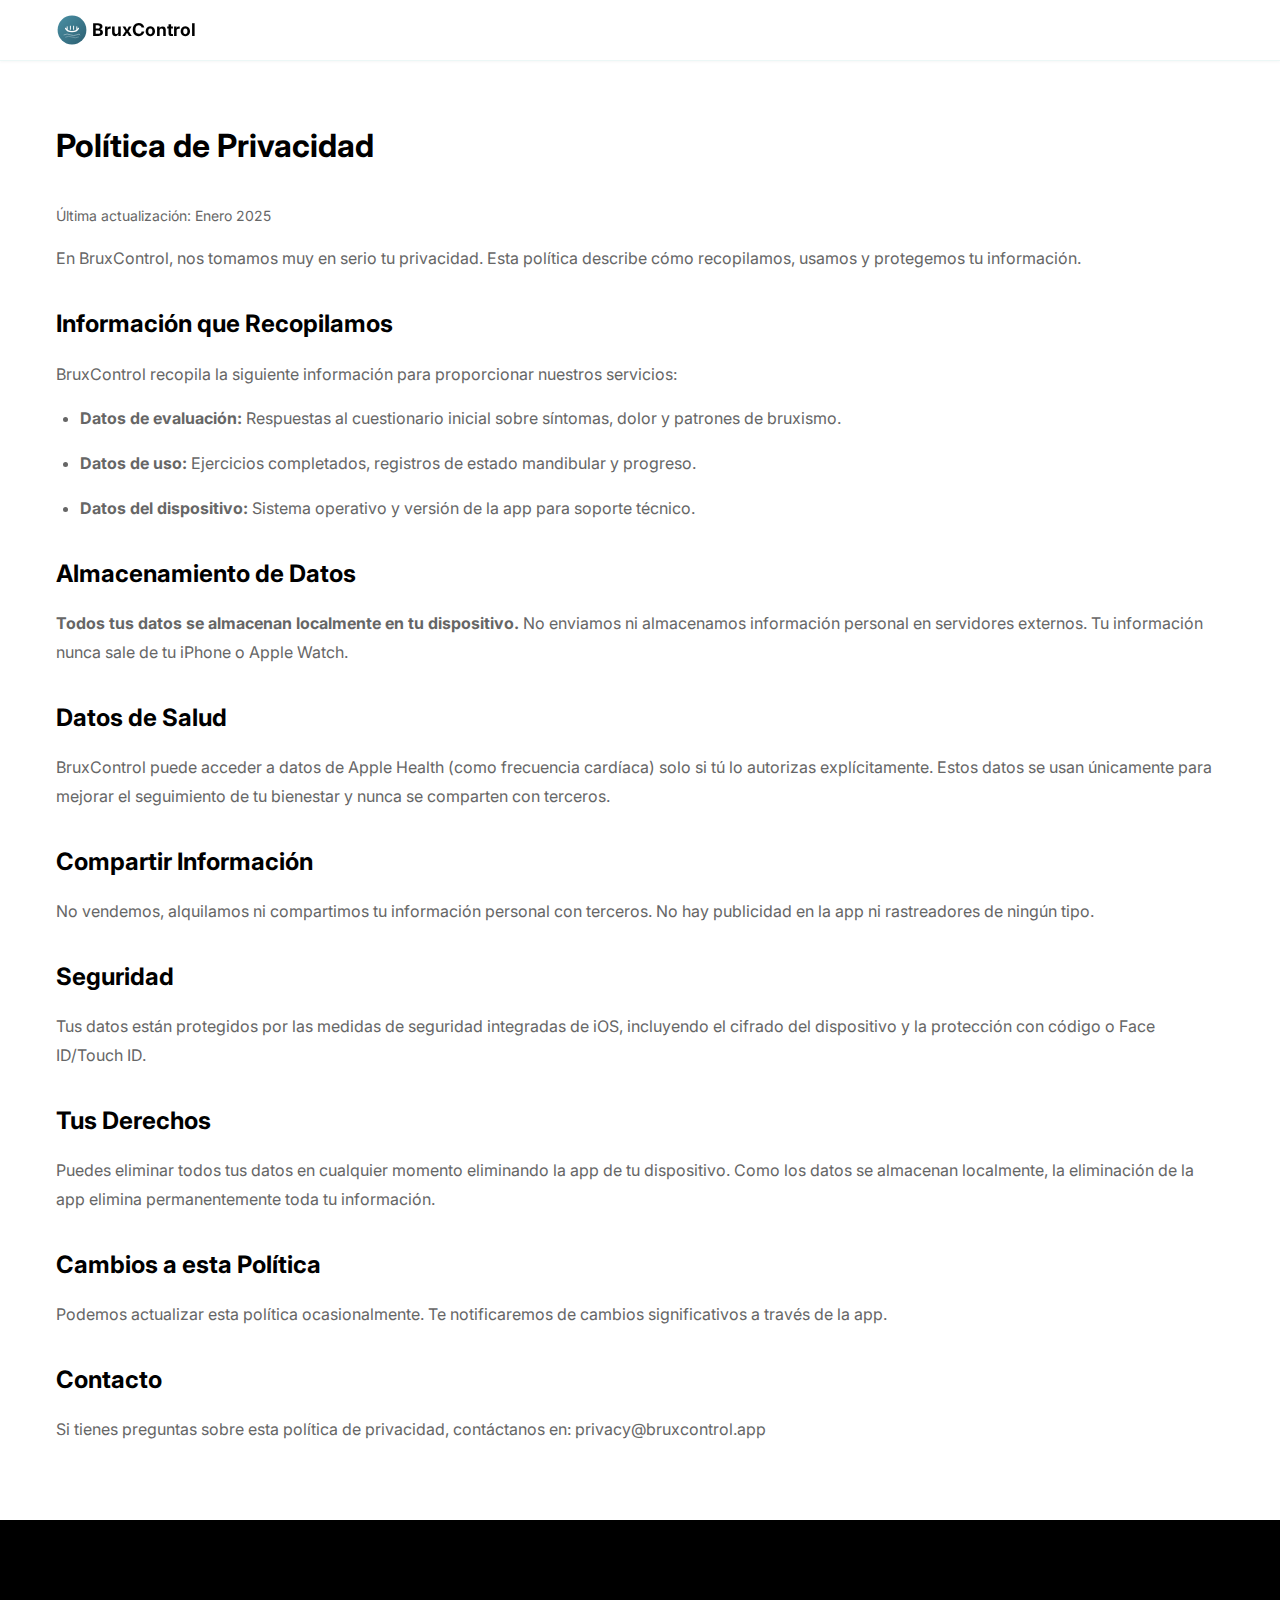
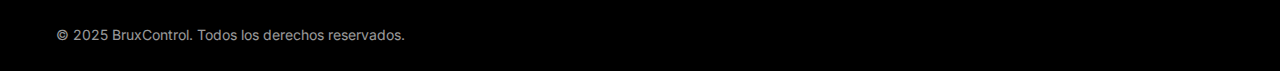
<file: privacy.html>
<!DOCTYPE html>
<html lang="es">
<head>
    <meta charset="UTF-8">
    <meta name="viewport" content="width=device-width, initial-scale=1.0">
    <title>Política de Privacidad - BruxControl</title>
    <link rel="stylesheet" href="css/styles.css">
    <link rel="preconnect" href="https://fonts.googleapis.com">
    <link rel="preconnect" href="https://fonts.gstatic.com" crossorigin>
    <link href="https://fonts.googleapis.com/css2?family=Inter:wght@400;500;600;700&display=swap" rel="stylesheet">
    <style>
        .legal-content {
            padding: 120px 0 60px;
            background: white;
        }
        .legal-content h1 {
            color: var(--brux-accent);
            margin-bottom: 2rem;
        }
        .legal-content h2 {
            color: var(--brux-accent);
            margin: 2rem 0 1rem;
            font-size: 1.5rem;
        }
        .legal-content p, .legal-content li {
            color: var(--text-secondary);
            margin-bottom: 1rem;
            line-height: 1.8;
        }
        .legal-content ul {
            margin-left: 1.5rem;
            list-style: disc;
        }
        .last-updated {
            color: var(--brux-neutral);
            font-size: 0.875rem;
            margin-bottom: 2rem;
        }
    </style>
</head>
<body>
    <!-- Navigation -->
    <nav class="navbar">
        <div class="container">
            <a href="index.html" class="logo">
                <img src="images/logo.svg" alt="BruxControl" class="logo-img">
                <span>BruxControl</span>
            </a>
        </div>
    </nav>

    <section class="legal-content">
        <div class="container">
            <h1>Política de Privacidad</h1>
            <p class="last-updated">Última actualización: Enero 2025</p>

            <p>En BruxControl, nos tomamos muy en serio tu privacidad. Esta política describe cómo recopilamos, usamos y protegemos tu información.</p>

            <h2>Información que Recopilamos</h2>
            <p>BruxControl recopila la siguiente información para proporcionar nuestros servicios:</p>
            <ul>
                <li><strong>Datos de evaluación:</strong> Respuestas al cuestionario inicial sobre síntomas, dolor y patrones de bruxismo.</li>
                <li><strong>Datos de uso:</strong> Ejercicios completados, registros de estado mandibular y progreso.</li>
                <li><strong>Datos del dispositivo:</strong> Sistema operativo y versión de la app para soporte técnico.</li>
            </ul>

            <h2>Almacenamiento de Datos</h2>
            <p><strong>Todos tus datos se almacenan localmente en tu dispositivo.</strong> No enviamos ni almacenamos información personal en servidores externos. Tu información nunca sale de tu iPhone o Apple Watch.</p>

            <h2>Datos de Salud</h2>
            <p>BruxControl puede acceder a datos de Apple Health (como frecuencia cardíaca) solo si tú lo autorizas explícitamente. Estos datos se usan únicamente para mejorar el seguimiento de tu bienestar y nunca se comparten con terceros.</p>

            <h2>Compartir Información</h2>
            <p>No vendemos, alquilamos ni compartimos tu información personal con terceros. No hay publicidad en la app ni rastreadores de ningún tipo.</p>

            <h2>Seguridad</h2>
            <p>Tus datos están protegidos por las medidas de seguridad integradas de iOS, incluyendo el cifrado del dispositivo y la protección con código o Face ID/Touch ID.</p>

            <h2>Tus Derechos</h2>
            <p>Puedes eliminar todos tus datos en cualquier momento eliminando la app de tu dispositivo. Como los datos se almacenan localmente, la eliminación de la app elimina permanentemente toda tu información.</p>

            <h2>Cambios a esta Política</h2>
            <p>Podemos actualizar esta política ocasionalmente. Te notificaremos de cambios significativos a través de la app.</p>

            <h2>Contacto</h2>
            <p>Si tienes preguntas sobre esta política de privacidad, contáctanos en: <a href="mailto:privacy@bruxcontrol.app">privacy@bruxcontrol.app</a></p>
        </div>
    </section>

    <footer class="footer">
        <div class="container">
            <div class="footer-bottom">
                <p>&copy; 2025 BruxControl. Todos los derechos reservados.</p>
            </div>
        </div>
    </footer>
</body>
</html>
</file>
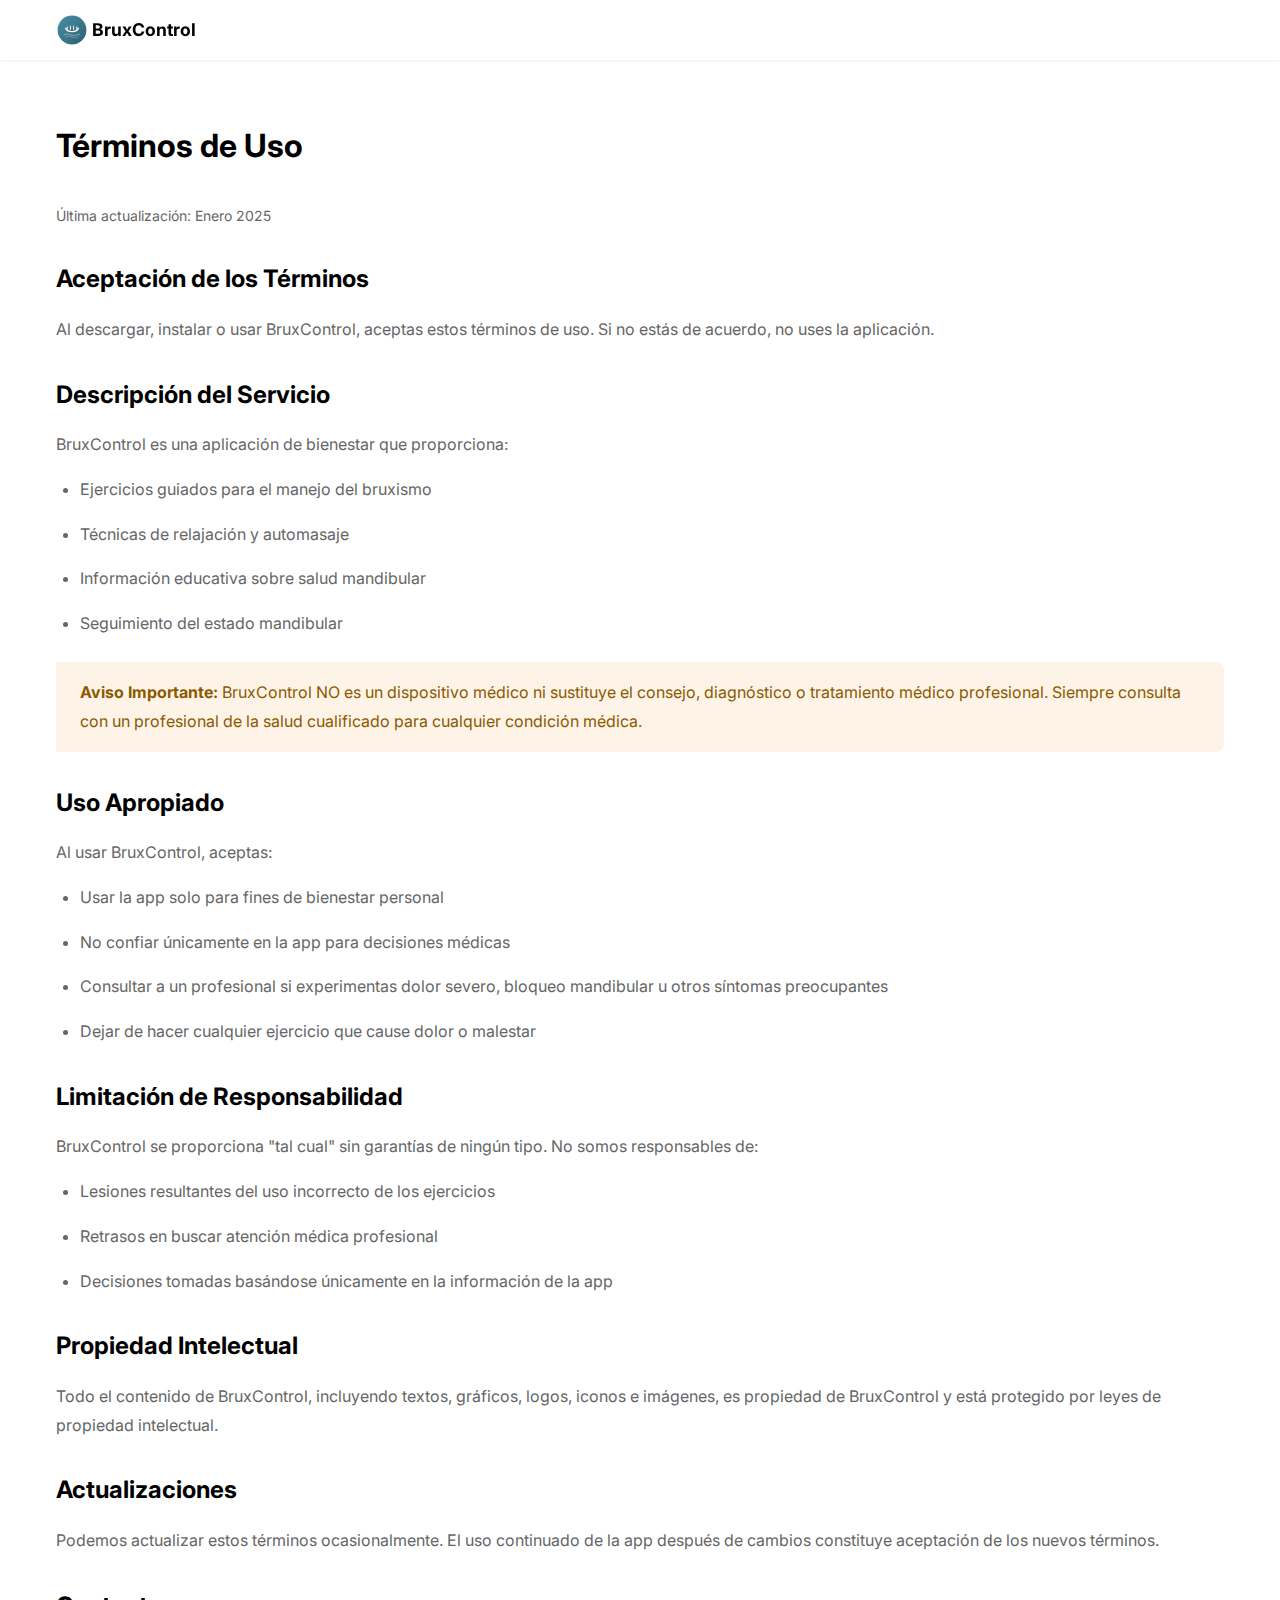
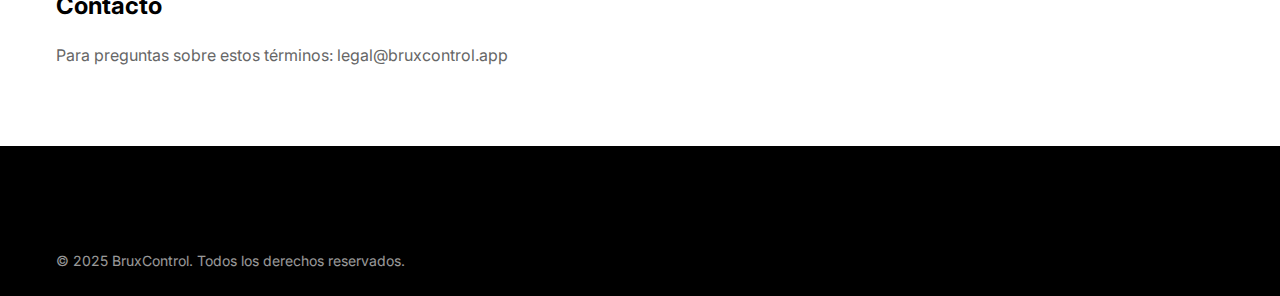
<file: terms.html>
<!DOCTYPE html>
<html lang="es">
<head>
    <meta charset="UTF-8">
    <meta name="viewport" content="width=device-width, initial-scale=1.0">
    <title>Términos de Uso - BruxControl</title>
    <link rel="stylesheet" href="css/styles.css">
    <link rel="preconnect" href="https://fonts.googleapis.com">
    <link rel="preconnect" href="https://fonts.gstatic.com" crossorigin>
    <link href="https://fonts.googleapis.com/css2?family=Inter:wght@400;500;600;700&display=swap" rel="stylesheet">
    <style>
        .legal-content {
            padding: 120px 0 60px;
            background: white;
        }
        .legal-content h1 {
            color: var(--brux-accent);
            margin-bottom: 2rem;
        }
        .legal-content h2 {
            color: var(--brux-accent);
            margin: 2rem 0 1rem;
            font-size: 1.5rem;
        }
        .legal-content p, .legal-content li {
            color: var(--text-secondary);
            margin-bottom: 1rem;
            line-height: 1.8;
        }
        .legal-content ul {
            margin-left: 1.5rem;
            list-style: disc;
        }
        .last-updated {
            color: var(--brux-neutral);
            font-size: 0.875rem;
            margin-bottom: 2rem;
        }
        .warning-box {
            background: #FEF3E7;
            border-left: 4px solid var(--brux-warning);
            padding: 1rem 1.5rem;
            margin: 1.5rem 0;
            border-radius: 0 8px 8px 0;
        }
        .warning-box p {
            margin: 0;
            color: #8B5A00;
        }
    </style>
</head>
<body>
    <!-- Navigation -->
    <nav class="navbar">
        <div class="container">
            <a href="index.html" class="logo">
                <img src="images/logo.svg" alt="BruxControl" class="logo-img">
                <span>BruxControl</span>
            </a>
        </div>
    </nav>

    <section class="legal-content">
        <div class="container">
            <h1>Términos de Uso</h1>
            <p class="last-updated">Última actualización: Enero 2025</p>

            <h2>Aceptación de los Términos</h2>
            <p>Al descargar, instalar o usar BruxControl, aceptas estos términos de uso. Si no estás de acuerdo, no uses la aplicación.</p>

            <h2>Descripción del Servicio</h2>
            <p>BruxControl es una aplicación de bienestar que proporciona:</p>
            <ul>
                <li>Ejercicios guiados para el manejo del bruxismo</li>
                <li>Técnicas de relajación y automasaje</li>
                <li>Información educativa sobre salud mandibular</li>
                <li>Seguimiento del estado mandibular</li>
            </ul>

            <div class="warning-box">
                <p><strong>Aviso Importante:</strong> BruxControl NO es un dispositivo médico ni sustituye el consejo, diagnóstico o tratamiento médico profesional. Siempre consulta con un profesional de la salud cualificado para cualquier condición médica.</p>
            </div>

            <h2>Uso Apropiado</h2>
            <p>Al usar BruxControl, aceptas:</p>
            <ul>
                <li>Usar la app solo para fines de bienestar personal</li>
                <li>No confiar únicamente en la app para decisiones médicas</li>
                <li>Consultar a un profesional si experimentas dolor severo, bloqueo mandibular u otros síntomas preocupantes</li>
                <li>Dejar de hacer cualquier ejercicio que cause dolor o malestar</li>
            </ul>

            <h2>Limitación de Responsabilidad</h2>
            <p>BruxControl se proporciona "tal cual" sin garantías de ningún tipo. No somos responsables de:</p>
            <ul>
                <li>Lesiones resultantes del uso incorrecto de los ejercicios</li>
                <li>Retrasos en buscar atención médica profesional</li>
                <li>Decisiones tomadas basándose únicamente en la información de la app</li>
            </ul>

            <h2>Propiedad Intelectual</h2>
            <p>Todo el contenido de BruxControl, incluyendo textos, gráficos, logos, iconos e imágenes, es propiedad de BruxControl y está protegido por leyes de propiedad intelectual.</p>

            <h2>Actualizaciones</h2>
            <p>Podemos actualizar estos términos ocasionalmente. El uso continuado de la app después de cambios constituye aceptación de los nuevos términos.</p>

            <h2>Contacto</h2>
            <p>Para preguntas sobre estos términos: <a href="mailto:legal@bruxcontrol.app">legal@bruxcontrol.app</a></p>
        </div>
    </section>

    <footer class="footer">
        <div class="container">
            <div class="footer-bottom">
                <p>&copy; 2025 BruxControl. Todos los derechos reservados.</p>
            </div>
        </div>
    </footer>
</body>
</html>
</file>
<file: css/styles.css>
/* ========================================
   BruxControl Landing Page - MINIMAL WHITE + BLACK
   Ultra clean, Apple-inspired
   ======================================== */

:root {
    /* Brand Colors - MINIMAL BLACK & WHITE */
    --brux-primary: #000000;      /* Negro puro */
    --brux-secondary: #000000;    /* Negro puro */
    --brux-accent: #000000;       /* Negro - texto y acentos */
    --brux-light: #E5E5E5;        /* Gris claro bordes */
    --brux-pale: #F5F5F5;         /* Gris muy claro */

    /* Accent Colors - Todo negro */
    --accent-coral: #000000;      /* Negro - CTA principal */
    --accent-coral-dark: #1A1A1A; /* Negro hover */
    --accent-green: #000000;      /* Negro */
    --accent-amber: #000000;      /* Negro */
    --accent-purple: #000000;     /* Negro */
    --accent-pink: #000000;       /* Negro */

    /* Sin degradados - Colores sólidos */
    --gradient-hero: #FFFFFF;     /* Blanco puro */
    --gradient-primary: #000000;  /* Negro */
    --gradient-warm: #000000;     /* Negro */
    --gradient-fresh: #000000;    /* Negro */
    --gradient-card: #FFFFFF;     /* Blanco */
    --gradient-calm: #000000;     /* Negro */

    /* Text Colors */
    --text-primary: #000000;      /* Negro puro */
    --text-secondary: #666666;    /* Gris medio */
    --text-light: #FFFFFF;

    /* Backgrounds - Blancos puros */
    --bg-light: #FAFAFA;          /* Casi blanco */
    --bg-white: #FFFFFF;
    --bg-teal-soft: #F5F5F5;      /* Gris muy claro */
    --bg-warm: #FFFFFF;           /* Blanco */

    /* Spacing - Muy generoso */
    --spacing-xs: 0.25rem;
    --spacing-sm: 0.5rem;
    --spacing-md: 1rem;
    --spacing-lg: 1.5rem;
    --spacing-xl: 3rem;
    --spacing-2xl: 5rem;
    --spacing-3xl: 8rem;

    /* Border Radius - Sutil */
    --radius-sm: 8px;
    --radius-md: 12px;
    --radius-lg: 16px;
    --radius-xl: 24px;
    --radius-full: 50%;

    /* Shadows - Muy sutiles */
    --shadow-sm: 0 1px 2px rgba(0, 0, 0, 0.04);
    --shadow-md: 0 4px 12px rgba(0, 0, 0, 0.08);
    --shadow-lg: 0 8px 24px rgba(0, 0, 0, 0.12);
    --shadow-glow: none;
    --shadow-coral: 0 4px 14px rgba(0, 0, 0, 0.25);

    /* Transitions */
    --transition-fast: 0.15s ease;
    --transition-normal: 0.2s ease;
    --transition-bounce: 0.3s ease;
}

/* ========================================
   Reset & Base
   ======================================== */

*, *::before, *::after {
    box-sizing: border-box;
    margin: 0;
    padding: 0;
}

html {
    scroll-behavior: smooth;
}

body {
    font-family: 'Inter', -apple-system, BlinkMacSystemFont, sans-serif;
    font-size: 16px;
    line-height: 1.6;
    color: var(--text-primary);
    background-color: var(--bg-white);
    -webkit-font-smoothing: antialiased;
    overflow-x: hidden;
}

img {
    max-width: 100%;
    height: auto;
    display: block;
}

a {
    text-decoration: none;
    color: inherit;
}

ul {
    list-style: none;
}

/* Global SVG sizing for icons */
li svg,
.trust-item svg,
.pricing-features svg,
.watch-features-list svg {
    width: 18px;
    height: 18px;
    min-width: 18px;
    min-height: 18px;
    flex-shrink: 0;
}

/* ========================================
   Animations
   ======================================== */

@keyframes float {
    0%, 100% { transform: translateY(0px); }
    50% { transform: translateY(-20px); }
}

@keyframes pulse {
    0%, 100% { transform: scale(1); opacity: 1; }
    50% { transform: scale(1.05); opacity: 0.8; }
}

@keyframes shimmer {
    0% { background-position: -200% center; }
    100% { background-position: 200% center; }
}

@keyframes fadeInUp {
    from { opacity: 0; transform: translateY(30px); }
    to { opacity: 1; transform: translateY(0); }
}

.animate-float { animation: float 6s ease-in-out infinite; }
.animate-pulse { animation: pulse 2s ease-in-out infinite; }

/* ========================================
   Layout
   ======================================== */

.container {
    max-width: 1200px;
    margin: 0 auto;
    padding: 0 var(--spacing-md);
}

.section-header {
    text-align: center;
    max-width: 700px;
    margin: 0 auto var(--spacing-xl);
}

.section-header h2 {
    font-size: 2.5rem;
    font-weight: 600;
    margin-bottom: var(--spacing-sm);
    color: #000000;
    letter-spacing: -0.02em;
}

.section-header p {
    font-size: 1rem;
    color: var(--text-secondary);
}

.section-badge {
    display: inline-flex;
    align-items: center;
    gap: 6px;
    padding: 6px 14px;
    background: #F5F5F5;
    color: #666666;
    border-radius: 50px;
    font-size: 0.75rem;
    font-weight: 500;
    margin-bottom: var(--spacing-md);
    text-transform: uppercase;
    letter-spacing: 0.05em;
}

/* ========================================
   Buttons
   ======================================== */

.btn {
    display: inline-flex;
    align-items: center;
    justify-content: center;
    gap: var(--spacing-xs);
    font-family: inherit;
    font-weight: 600;
    border: none;
    border-radius: var(--radius-md);
    cursor: pointer;
    transition: all var(--transition-normal);
    position: relative;
    overflow: hidden;
}

.btn::before {
    content: '';
    position: absolute;
    inset: 0;
    background: linear-gradient(90deg, transparent, rgba(255,255,255,0.2), transparent);
    transform: translateX(-100%);
    transition: transform 0.5s;
}

.btn:hover::before {
    transform: translateX(100%);
}

.btn-sm {
    padding: 0.625rem 1.25rem;
    font-size: 0.875rem;
}

.btn-lg {
    padding: 0.75rem 1.5rem;
    font-size: 0.95rem;
    border-radius: var(--radius-md);
}

.btn-primary {
    background: #000000;
    color: white;
    font-weight: 500;
}

.btn-primary:hover {
    background: #333333;
}

.btn-secondary {
    background: transparent;
    color: var(--brux-primary);
    border: 2px solid var(--brux-primary);
}

.btn-secondary:hover {
    background: var(--brux-primary);
    color: var(--text-light);
    transform: translateY(-2px);
}

.btn-white {
    background: white;
    color: #000000;
    border: 1px solid #E5E5E5;
}

.btn-white:hover {
    border-color: #000000;
}

.btn-coral {
    background: #000000;
    color: white;
    font-weight: 500;
}

.btn-coral:hover {
    background: #333333;
}

.btn-outline-light {
    background: transparent;
    color: #000000;
    border: 1px solid #000000;
}

.btn-outline-light:hover {
    background: #000000;
    color: white;
}

.btn .icon {
    width: 22px;
    height: 22px;
}

/* ========================================
   Navigation
   ======================================== */

.navbar {
    position: fixed;
    top: 0;
    left: 0;
    right: 0;
    z-index: 1000;
    background: rgba(255, 255, 255, 0.95);
    backdrop-filter: blur(20px);
    border-bottom: 1px solid rgba(13, 148, 136, 0.08);
    box-shadow: 0 1px 3px rgba(0, 0, 0, 0.04);
}

.navbar .container {
    display: flex;
    align-items: center;
    justify-content: space-between;
    height: 60px;
}

.logo {
    display: flex;
    align-items: center;
    gap: var(--spacing-xs);
    font-weight: 700;
    font-size: 1.1rem;
    color: var(--text-primary);
}

.logo-img {
    width: 32px;
    height: 32px;
}

.nav-links {
    display: flex;
    align-items: center;
    gap: var(--spacing-lg);
}

.nav-links a {
    font-weight: 500;
    color: var(--text-secondary);
    transition: color var(--transition-fast);
    position: relative;
}

.nav-links a:not(.btn)::after {
    content: '';
    position: absolute;
    bottom: -4px;
    left: 0;
    width: 0;
    height: 1px;
    background: #000000;
    transition: width var(--transition-fast);
}

.nav-links a:not(.btn):hover::after {
    width: 100%;
}

.nav-links a:hover {
    color: #000000;
}

/* Language Switcher */
.lang-switcher-wrapper {
    position: relative;
    margin-left: var(--spacing-sm);
}

.lang-switcher {
    appearance: none;
    -webkit-appearance: none;
    -moz-appearance: none;
    background: #F5F5F5;
    border: 1px solid #E5E5E5;
    border-radius: var(--radius-sm);
    padding: 6px 32px 6px 12px;
    font-family: inherit;
    font-size: 0.8rem;
    font-weight: 500;
    color: #000000;
    cursor: pointer;
    transition: all var(--transition-fast);
    background-image: url("data:image/svg+xml,%3Csvg xmlns='http://www.w3.org/2000/svg' width='12' height='12' viewBox='0 0 24 24' fill='none' stroke='%23000000' stroke-width='2' stroke-linecap='round' stroke-linejoin='round'%3E%3Cpolyline points='6 9 12 15 18 9'%3E%3C/polyline%3E%3C/svg%3E");
    background-repeat: no-repeat;
    background-position: right 10px center;
}

.lang-switcher:hover {
    border-color: #000000;
}

.lang-switcher:focus {
    outline: none;
    border-color: #000000;
}

.lang-switcher option {
    background: var(--bg-white);
    color: var(--text-primary);
    padding: 8px;
}

.mobile-menu-btn {
    display: none;
    flex-direction: column;
    gap: 6px;
    background: none;
    border: none;
    cursor: pointer;
    padding: 5px;
}

.mobile-menu-btn span {
    width: 28px;
    height: 3px;
    background: var(--brux-accent);
    border-radius: 2px;
    transition: var(--transition-fast);
}

/* ========================================
   Hero Section
   ======================================== */

.hero {
    position: relative;
    padding: 120px 0 80px;
    background: var(--bg-warm);
    overflow: hidden;
}

.hero::before {
    content: '';
    position: absolute;
    top: -50%;
    right: -20%;
    width: 80%;
    height: 150%;
    background: radial-gradient(circle, rgba(255,255,255,0.3) 0%, transparent 70%);
    pointer-events: none;
}

.hero .container {
    display: grid;
    grid-template-columns: 1fr 1fr;
    gap: var(--spacing-xl);
    align-items: center;
    position: relative;
    z-index: 2;
}

.hero-badge {
    display: inline-flex;
    align-items: center;
    gap: 8px;
    padding: 8px 16px;
    background: #F5F5F5;
    color: #666666;
    border-radius: 50px;
    font-size: 0.8rem;
    font-weight: 500;
    margin-bottom: var(--spacing-md);
}

.hero-badge .badge-dot {
    width: 8px;
    height: 8px;
    background: var(--accent-green);
    border-radius: 50%;
    animation: pulse 2s infinite;
}

.hero-content h1 {
    font-size: 3.5rem;
    font-weight: 600;
    line-height: 1.1;
    margin-bottom: var(--spacing-lg);
    color: #000000;
    letter-spacing: -0.02em;
}

.hero-content .highlight {
    color: #000000;
}

.hero-subtitle {
    font-size: 1.125rem;
    color: #666666;
    margin-bottom: var(--spacing-xl);
    max-width: 500px;
    line-height: 1.7;
}

.hero-cta {
    display: flex;
    gap: var(--spacing-md);
    margin-bottom: var(--spacing-xl);
    flex-wrap: wrap;
}

.hero-trust {
    display: flex;
    align-items: center;
    gap: var(--spacing-lg);
    flex-wrap: wrap;
}

.trust-item {
    display: flex;
    align-items: center;
    gap: 8px;
    color: var(--text-secondary);
    font-size: 0.9rem;
}

.trust-item svg {
    width: 20px;
    height: 20px;
    color: var(--accent-green);
}

.hero-image {
    position: relative;
    display: flex;
    justify-content: center;
    align-items: center;
}

.phone-mockup {
    position: relative;
    z-index: 2;
    width: 220px;
    animation: float 6s ease-in-out infinite;
}

.phone-mockup img {
    border-radius: 28px;
    box-shadow: var(--shadow-lg);
}

.watch-mockup {
    position: absolute;
    right: 0;
    bottom: 20px;
    width: 90px;
    z-index: 3;
    animation: float 6s ease-in-out infinite;
    animation-delay: -3s;
}

.watch-mockup img {
    border-radius: 20px;
    box-shadow: var(--shadow-md);
}

.hero-decoration {
    position: absolute;
    border-radius: 50%;
    opacity: 0.6;
}

.hero-decoration-1 {
    display: none;
}

.hero-decoration-2 {
    display: none;
}

.hero-wave {
    position: absolute;
    bottom: -1px;
    left: 0;
    right: 0;
}

.hero-wave svg {
    display: block;
    width: 100%;
}

/* ========================================
   Stats Bar
   ======================================== */

.stats-bar {
    padding: var(--spacing-xl) 0;
    background: white;
    position: relative;
    z-index: 10;
    margin-top: -40px;
}

.stats-container {
    display: grid;
    grid-template-columns: repeat(4, 1fr);
    gap: var(--spacing-lg);
    background: white;
    padding: var(--spacing-lg) var(--spacing-xl);
    border-radius: var(--radius-xl);
    box-shadow: var(--shadow-lg);
}

.stat-item {
    text-align: center;
    padding: var(--spacing-sm);
}

.stat-number {
    display: block;
    font-size: 2.5rem;
    font-weight: 600;
    color: #000000;
    line-height: 1;
    margin-bottom: 8px;
}

.stat-label {
    font-size: 0.8rem;
    color: var(--text-secondary);
    font-weight: 500;
}

/* ========================================
   Features Section
   ======================================== */

.features {
    padding: var(--spacing-3xl) 0;
    background: var(--bg-white);
    position: relative;
}

.features::before {
    content: '';
    position: absolute;
    top: 0;
    left: 0;
    right: 0;
    height: 120px;
    background: linear-gradient(180deg, white 0%, var(--bg-white) 100%);
}

.features-grid {
    display: grid;
    grid-template-columns: repeat(3, 1fr);
    gap: var(--spacing-lg);
}

.feature-card {
    padding: var(--spacing-xl);
    background: #FFFFFF;
    border-radius: var(--radius-md);
    transition: all var(--transition-normal);
    border: 1px solid #EBEBEB;
    position: relative;
    overflow: hidden;
}

.feature-card::before {
    content: '';
    position: absolute;
    top: 0;
    left: 0;
    right: 0;
    height: 2px;
    background: #000000;
    transform: scaleX(0);
    transition: transform var(--transition-normal);
}

.feature-card:hover {
    transform: translateY(-12px);
    box-shadow: var(--shadow-lg);
}

.feature-card:hover::before {
    transform: scaleX(1);
}

.feature-icon {
    width: 48px;
    height: 48px;
    display: flex;
    align-items: center;
    justify-content: center;
    background: #000000;
    border-radius: var(--radius-sm);
    margin-bottom: var(--spacing-md);
    transition: transform var(--transition-normal);
}

.feature-card:hover .feature-icon {
    transform: scale(1.1) rotate(5deg);
}

.feature-icon svg {
    width: 24px;
    height: 24px;
    color: white;
    stroke: white;
}

.feature-card h3 {
    font-size: 1.15rem;
    font-weight: 600;
    margin-bottom: var(--spacing-xs);
    color: var(--text-primary);
}

.feature-card p {
    color: var(--text-secondary);
    font-size: 0.9rem;
    line-height: 1.6;
}

/* ========================================
   Screenshots Gallery
   ======================================== */

.screenshots {
    padding: var(--spacing-3xl) 0;
    background: white;
    overflow: hidden;
}

.screenshots-showcase {
    display: flex;
    gap: var(--spacing-lg);
    justify-content: center;
    align-items: center;
    margin-top: var(--spacing-xl);
}

.screenshot-item {
    flex-shrink: 0;
    width: 180px;
    border-radius: var(--radius-lg);
    overflow: hidden;
    box-shadow: var(--shadow-md);
    transition: all var(--transition-normal);
}

.screenshot-item:nth-child(2) {
    width: 200px;
    transform: scale(1.05);
    z-index: 2;
}

.screenshot-item:hover {
    transform: translateY(-10px);
}

.screenshot-item:nth-child(2):hover {
    transform: scale(1.1) translateY(-10px);
}

.screenshot-item img {
    width: 100%;
    display: block;
}

.screenshot-label {
    padding: var(--spacing-sm);
    background: #000000;
    color: white;
    text-align: center;
    font-weight: 500;
    font-size: 0.8rem;
}

/* ========================================
   How it Works Section
   ======================================== */

.how-it-works {
    padding: var(--spacing-3xl) 0;
    background: var(--bg-teal-soft);
}

.steps-container {
    display: grid;
    grid-template-columns: repeat(3, 1fr);
    gap: var(--spacing-xl);
    margin-top: var(--spacing-xl);
}

.step-card {
    text-align: center;
    padding: var(--spacing-lg);
    background: white;
    border-radius: var(--radius-lg);
    box-shadow: var(--shadow-sm);
    position: relative;
    transition: all var(--transition-normal);
}

.step-card:hover {
    transform: translateY(-4px);
    box-shadow: var(--shadow-md);
}

.step-number {
    width: 48px;
    height: 48px;
    display: flex;
    align-items: center;
    justify-content: center;
    background: #000000;
    color: white;
    font-size: 1.125rem;
    font-weight: 500;
    border-radius: 50%;
    margin: 0 auto var(--spacing-md);
}

.step-card h3 {
    font-size: 1.15rem;
    font-weight: 600;
    margin-bottom: var(--spacing-xs);
    color: var(--text-primary);
}

.step-card p {
    color: var(--text-secondary);
    font-size: 0.9rem;
    line-height: 1.5;
}

.step-arrow {
    position: absolute;
    right: -40px;
    top: 50%;
    transform: translateY(-50%);
    color: var(--brux-light);
    font-size: 2rem;
}

/* ========================================
   Watch Feature Section
   ======================================== */

.watch-feature {
    padding: var(--spacing-3xl) 0;
    background: #000000;
    color: white;
    position: relative;
    overflow: hidden;
}

.watch-feature::before {
    display: none;
}

.watch-feature .container {
    display: grid;
    grid-template-columns: 1fr 1fr;
    gap: var(--spacing-2xl);
    align-items: center;
    position: relative;
    z-index: 2;
}

.watch-content h2 {
    font-size: 1.75rem;
    font-weight: 700;
    margin-bottom: var(--spacing-sm);
}

.watch-content > p {
    font-size: 1rem;
    opacity: 0.9;
    margin-bottom: var(--spacing-md);
    line-height: 1.6;
}

.watch-features-list {
    display: flex;
    flex-direction: column;
    gap: var(--spacing-md);
}

.watch-features-list li {
    display: flex;
    align-items: center;
    gap: var(--spacing-sm);
    font-size: 0.9rem;
    padding: var(--spacing-xs) var(--spacing-sm);
    background: rgba(255, 255, 255, 0.1);
    border-radius: var(--radius-sm);
    transition: all var(--transition-fast);
}

.watch-features-list li:hover {
    background: rgba(255, 255, 255, 0.2);
    transform: translateX(10px);
}

.watch-features-list svg {
    width: 20px;
    height: 20px;
    min-width: 20px;
    min-height: 20px;
    flex-shrink: 0;
    color: var(--accent-green);
}

.watch-image {
    display: flex;
    justify-content: center;
}

.watch-image img {
    max-width: 350px;
    filter: drop-shadow(0 30px 60px rgba(0, 0, 0, 0.4));
    animation: float 6s ease-in-out infinite;
}

/* ========================================
   Pricing Section
   ======================================== */

.pricing {
    padding: var(--spacing-3xl) 0;
    background: white;
}

.pricing-grid {
    display: grid;
    grid-template-columns: repeat(2, 1fr);
    gap: var(--spacing-xl);
    max-width: 900px;
    margin: 0 auto;
}

.pricing-card {
    padding: var(--spacing-lg);
    border-radius: var(--radius-lg);
    position: relative;
    transition: all var(--transition-normal);
}

.pricing-card.free {
    background: var(--bg-light);
    border: 2px solid transparent;
}

.pricing-card.premium {
    background: #000000;
    color: white;
    transform: scale(1.02);
    box-shadow: var(--shadow-lg);
}

.pricing-card.premium .pricing-badge {
    position: absolute;
    top: -12px;
    left: 50%;
    transform: translateX(-50%);
    background: white;
    color: #000000;
    padding: 6px 16px;
    border-radius: 50px;
    font-size: 0.75rem;
    font-weight: 600;
}

.pricing-card h3 {
    font-size: 1.25rem;
    font-weight: 600;
    margin-bottom: var(--spacing-xs);
}

.pricing-card .price {
    font-size: 2rem;
    font-weight: 700;
    margin: var(--spacing-xs) 0;
}

.pricing-card .price span {
    font-size: 0.875rem;
    font-weight: 400;
    opacity: 0.8;
}

.pricing-card .price .price-original {
    font-size: 1.25rem;
    text-decoration: line-through;
    opacity: 0.6;
    margin-left: 0.5rem;
}

.pricing-features {
    margin: var(--spacing-lg) 0;
    display: flex;
    flex-direction: column;
    gap: var(--spacing-sm);
}

.pricing-features li {
    display: flex;
    align-items: center;
    gap: 8px;
    font-size: 0.85rem;
}

.pricing-features li svg {
    width: 20px;
    height: 20px;
    flex-shrink: 0;
}

.pricing-card.free .pricing-features li svg {
    color: var(--accent-green);
}

.pricing-card.premium .pricing-features li svg {
    color: white;
}

.pricing-card .btn {
    width: 100%;
    margin-top: var(--spacing-md);
}

/* ========================================
   Testimonials Section
   ======================================== */

.testimonials {
    padding: var(--spacing-3xl) 0;
    background: var(--bg-white);
}

.testimonials-grid {
    display: grid;
    grid-template-columns: repeat(3, 1fr);
    gap: var(--spacing-lg);
}

.testimonial-card {
    padding: var(--spacing-lg);
    background: white;
    border-radius: var(--radius-lg);
    box-shadow: var(--shadow-sm);
    transition: all var(--transition-normal);
    position: relative;
}

.testimonial-card:hover {
    transform: translateY(-4px);
    box-shadow: var(--shadow-md);
}

.testimonial-card::before {
    content: '"';
    position: absolute;
    top: 10px;
    right: 15px;
    font-size: 3rem;
    font-family: Georgia, serif;
    color: var(--brux-pale);
    line-height: 1;
}

.testimonial-stars {
    display: flex;
    gap: 2px;
    margin-bottom: var(--spacing-sm);
}

.testimonial-stars svg {
    width: 16px;
    height: 16px;
    min-width: 16px;
    min-height: 16px;
    fill: var(--accent-orange);
}

.testimonial-card p {
    color: var(--text-secondary);
    font-size: 0.9rem;
    line-height: 1.6;
    margin-bottom: var(--spacing-sm);
    position: relative;
    z-index: 1;
}

.testimonial-author {
    display: flex;
    align-items: center;
    gap: var(--spacing-sm);
}

.author-avatar {
    width: 40px;
    height: 40px;
    border-radius: 50%;
    background: #000000;
    display: flex;
    align-items: center;
    justify-content: center;
    color: white;
    font-weight: 500;
    font-size: 0.9rem;
}

.author-info {
    display: flex;
    flex-direction: column;
}

.author-name {
    font-weight: 600;
    font-size: 0.9rem;
    color: var(--text-primary);
}

.author-title {
    font-size: 0.75rem;
    color: var(--text-secondary);
}

/* ========================================
   FAQ Section
   ======================================== */

.faq {
    padding: var(--spacing-3xl) 0;
    background: var(--bg-teal-soft);
}

.faq-list {
    max-width: 800px;
    margin: 0 auto;
    display: flex;
    flex-direction: column;
    gap: var(--spacing-md);
}

.faq-item {
    background: var(--bg-white);
    border-radius: var(--radius-md);
    box-shadow: var(--shadow-sm);
    overflow: hidden;
    transition: all var(--transition-normal);
}

.faq-item:hover {
    box-shadow: var(--shadow-md);
}

.faq-item summary {
    padding: var(--spacing-lg);
    font-weight: 600;
    font-size: 1.1rem;
    color: var(--text-primary);
    cursor: pointer;
    display: flex;
    justify-content: space-between;
    align-items: center;
    list-style: none;
}

.faq-item summary::-webkit-details-marker {
    display: none;
}

.faq-item summary::after {
    content: '+';
    font-size: 1.25rem;
    font-weight: 300;
    color: #000000;
    transition: transform var(--transition-fast);
}

.faq-item[open] summary::after {
    content: '−';
}

.faq-item p {
    padding: 0 var(--spacing-lg) var(--spacing-lg);
    color: var(--text-secondary);
    line-height: 1.7;
}

.faq-item[open] {
    border-left: 2px solid #000000;
}

/* ========================================
   Download Section
   ======================================== */

.download {
    padding: var(--spacing-3xl) 0;
    background: #000000;
    text-align: center;
    color: white;
    position: relative;
    overflow: hidden;
}

.download::before {
    content: '';
    position: absolute;
    top: 0;
    left: 0;
    right: 0;
    bottom: 0;
    background: url('data:image/svg+xml,<svg xmlns="http://www.w3.org/2000/svg" viewBox="0 0 100 100"><circle cx="50" cy="50" r="40" fill="none" stroke="rgba(255,255,255,0.05)" stroke-width="1"/></svg>');
    background-size: 100px 100px;
}

.download-content {
    position: relative;
    z-index: 2;
}

.download-content h2 {
    font-size: 1.75rem;
    font-weight: 700;
    margin-bottom: var(--spacing-sm);
}

.download-content > p {
    font-size: 1rem;
    opacity: 0.9;
    margin-bottom: var(--spacing-lg);
    max-width: 500px;
    margin-left: auto;
    margin-right: auto;
}

.download-buttons {
    display: flex;
    gap: var(--spacing-md);
    justify-content: center;
    flex-wrap: wrap;
}

.download-note {
    margin-top: var(--spacing-lg);
    font-size: 0.9rem;
    opacity: 0.7;
}

/* ========================================
   Footer
   ======================================== */

.footer {
    padding: var(--spacing-2xl) 0 var(--spacing-lg);
    background: #000000;
    color: white;
}

.footer-content {
    display: grid;
    grid-template-columns: 2fr 3fr;
    gap: var(--spacing-2xl);
    padding-bottom: var(--spacing-xl);
    border-bottom: 1px solid rgba(255, 255, 255, 0.1);
}

.footer-brand p {
    margin-top: var(--spacing-sm);
    opacity: 0.7;
    max-width: 300px;
}

.footer-logo {
    width: 50px;
    height: 50px;
    filter: brightness(0) invert(1);
}

.footer-links {
    display: grid;
    grid-template-columns: repeat(3, 1fr);
    gap: var(--spacing-lg);
}

.footer-column h4 {
    font-size: 0.875rem;
    font-weight: 700;
    text-transform: uppercase;
    letter-spacing: 2px;
    margin-bottom: var(--spacing-md);
    opacity: 0.7;
}

.footer-column ul {
    display: flex;
    flex-direction: column;
    gap: var(--spacing-sm);
}

.footer-column a {
    opacity: 0.9;
    transition: all var(--transition-fast);
}

.footer-column a:hover {
    opacity: 1;
    padding-left: 8px;
}

.footer-bottom {
    padding-top: var(--spacing-lg);
    display: flex;
    justify-content: space-between;
    align-items: center;
    font-size: 0.875rem;
    opacity: 0.6;
}

.footer-social {
    display: flex;
    gap: var(--spacing-sm);
}

.footer-social a {
    width: 40px;
    height: 40px;
    display: flex;
    align-items: center;
    justify-content: center;
    background: rgba(255, 255, 255, 0.1);
    border-radius: 50%;
    transition: all var(--transition-fast);
}

.footer-social a:hover {
    background: #333333;
}

/* ========================================
   Responsive Design
   ======================================== */

@media (max-width: 1024px) {
    .features-grid,
    .testimonials-grid {
        grid-template-columns: repeat(2, 1fr);
    }

    .steps-container {
        grid-template-columns: 1fr;
        max-width: 500px;
        margin-left: auto;
        margin-right: auto;
    }

    .step-arrow {
        display: none;
    }

    .hero .container,
    .watch-feature .container {
        grid-template-columns: 1fr;
        text-align: center;
    }

    .hero-content {
        order: 1;
    }

    .hero-image {
        order: 0;
        margin-bottom: var(--spacing-lg);
    }

    .hero-subtitle {
        margin-left: auto;
        margin-right: auto;
    }

    .hero-cta, .hero-trust {
        justify-content: center;
    }

    .watch-content {
        text-align: center;
    }

    .watch-features-list {
        align-items: center;
    }

    .stats-container {
        grid-template-columns: repeat(2, 1fr);
    }

    .pricing-grid {
        grid-template-columns: 1fr;
        max-width: 450px;
    }

    .pricing-card.premium {
        transform: none;
        order: -1;
    }

    .screenshots-showcase {
        flex-wrap: wrap;
    }

    .screenshot-item:nth-child(2) {
        width: 280px;
        transform: none;
    }
}

@media (max-width: 768px) {
    .nav-links {
        display: none;
        position: absolute;
        top: 80px;
        left: 0;
        right: 0;
        flex-direction: column;
        background: white;
        padding: var(--spacing-lg);
        box-shadow: var(--shadow-lg);
        border-radius: 0 0 var(--radius-lg) var(--radius-lg);
    }

    .nav-links.active {
        display: flex;
    }

    .mobile-menu-btn {
        display: flex;
    }

    .lang-switcher-wrapper {
        order: -1;
        margin-left: 0;
        margin-right: auto;
    }

    .lang-switcher {
        padding: 5px 28px 5px 10px;
        font-size: 0.8rem;
    }

    .hero-content h1 {
        font-size: 2.5rem;
    }

    .section-header h2 {
        font-size: 2rem;
    }

    .features-grid,
    .testimonials-grid {
        grid-template-columns: 1fr;
    }

    .footer-content {
        grid-template-columns: 1fr;
        text-align: center;
    }

    .footer-links {
        grid-template-columns: 1fr;
        text-align: center;
    }

    .phone-mockup {
        width: 260px;
    }

    .watch-mockup {
        width: 110px;
    }

    .stats-container {
        grid-template-columns: 1fr 1fr;
        padding: var(--spacing-md);
    }

    .stat-number {
        font-size: 2rem;
    }

    .footer-bottom {
        flex-direction: column;
        gap: var(--spacing-md);
    }
}

@media (max-width: 480px) {
    .hero-cta {
        flex-direction: column;
    }

    .btn-lg {
        width: 100%;
    }

    .hero-trust {
        flex-direction: column;
        gap: var(--spacing-sm);
    }

    .download-buttons {
        flex-direction: column;
        align-items: center;
    }
}
</file>
